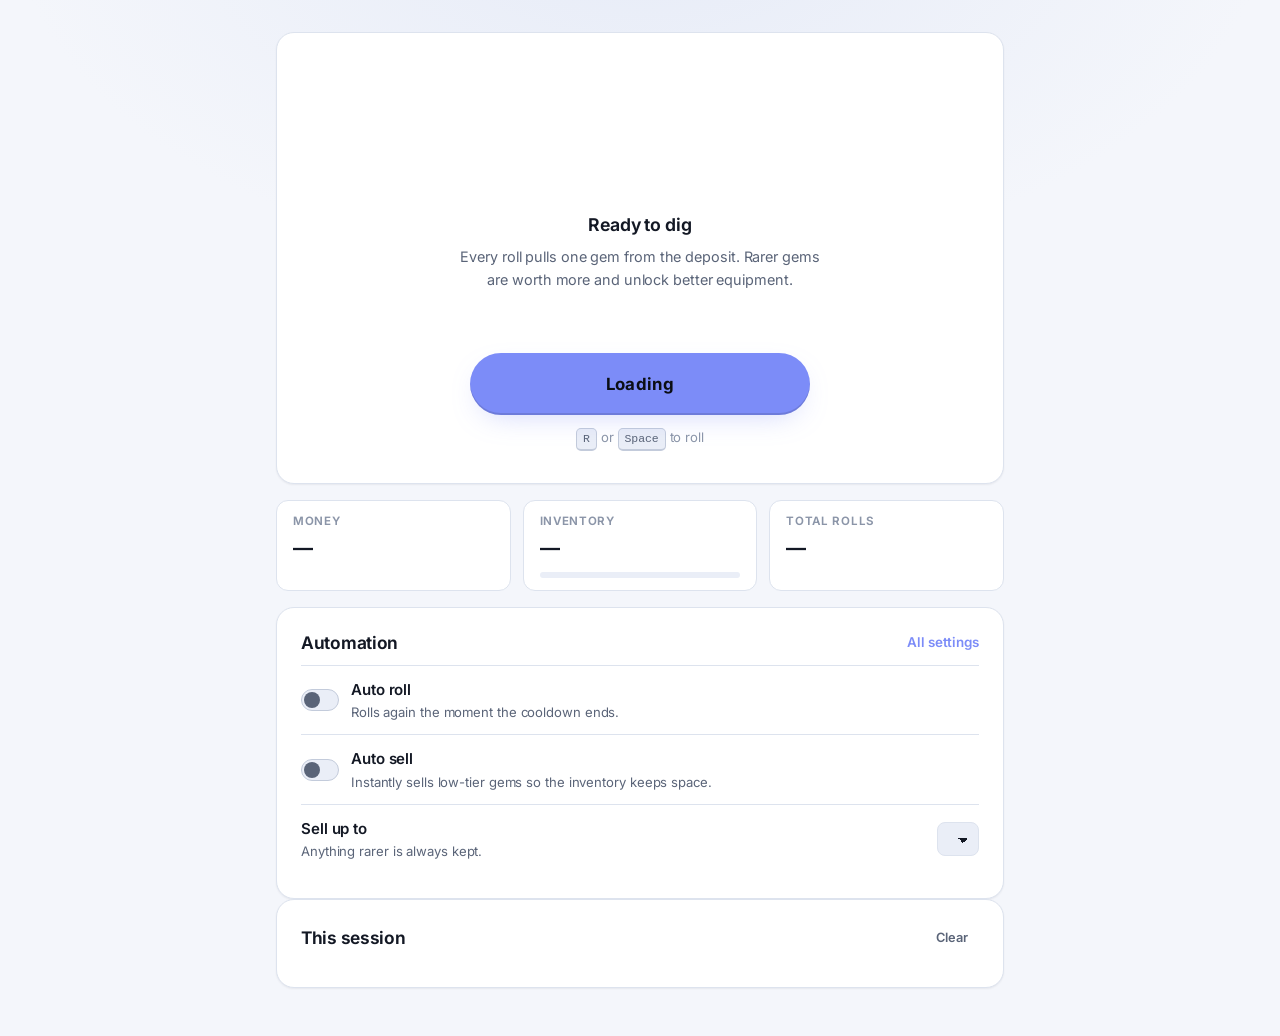
<file: index.html>
<!DOCTYPE html>
<html lang="en">
<head>
  <meta charset="UTF-8">
  <meta name="viewport" content="width=device-width, initial-scale=1.0">
  <meta name="color-scheme" content="dark light">
  <meta name="theme-color" content="#0b0e14">
  <meta name="description" content="Roll for gems, build a collection, craft equipment and chase the rarest specimens in this incremental mining game.">

  <meta property="og:title" content="Gem Incremental">
  <meta property="og:description" content="Roll for gems, craft equipment and chase the rarest specimens.">
  <meta property="og:type" content="website">

  <title>Gem Incremental</title>

  <link rel="icon" type="image/x-icon" href="./src/assets/favicon.ico">
  <link rel="preload" as="font" type="font/woff2"
        href="./src/assets/fonts/inter-latin.woff2" crossorigin>
  <link rel="stylesheet" href="./src/styles/app.css">
  <link rel="stylesheet" href="./style.css">

  <script>
    // Paint the saved theme before first render.
    (function () {
      try {
        var mode = localStorage.getItem("gemIncremental.theme.mode");
        var accent = localStorage.getItem("gemIncremental.theme.accent");

        if (["light", "dark", "neon"].indexOf(mode) >= 0) {
          document.documentElement.setAttribute("data-theme", mode);
        }

        document.documentElement.setAttribute(
          "data-accent",
          accent || "indigo"
        );
      } catch (error) {
        /* localStorage unavailable — defaults apply. */
      }
    })();
  </script>
</head>

<body>
  <main class="app-main app-main--narrow">
    <!-- ================= ROLL STAGE ================= -->

    <section class="stage card" aria-labelledby="stageHeading">
      <h1 class="visually-hidden" id="stageHeading">Roll for gems</h1>

      <div class="stage__display" id="gemStage" aria-live="polite">
        <div class="stage__idle">
          <div class="stage__idle-mark" id="stageIdleMark"></div>
          <p class="stage__idle-title">Ready to dig</p>
          <p class="stage__idle-text">
            Every roll pulls one gem from the deposit. Rarer gems
            are worth more and unlock better equipment.
          </p>
        </div>
      </div>

      <div class="stage__controls">
        <button
          class="roll-button"
          id="rollButton"
          type="button"
          disabled
        >
          <span class="roll-button__fill" id="rollButtonFill"></span>
          <span class="roll-button__label" id="rollButtonLabel">
            Loading
          </span>
        </button>

        <p class="stage__hint" id="rollHint">
          <kbd>R</kbd> or <kbd>Space</kbd> to roll
        </p>
      </div>
    </section>


    <!-- ================= SUMMARY ================= -->

    <section class="stat-row" id="statRow" aria-label="Player summary">
      <div class="stat">
        <span class="stat__label">Money</span>
        <span class="stat__value" id="statMoney">—</span>
      </div>

      <div class="stat">
        <span class="stat__label">Inventory</span>
        <span class="stat__value" id="statInventory">—</span>
        <div class="meter" style="margin-top:8px">
          <div class="meter__fill" id="inventoryMeter" style="width:0%"></div>
        </div>
      </div>

      <div class="stat">
        <span class="stat__label">Total rolls</span>
        <span class="stat__value" id="statRolls">—</span>
      </div>
    </section>


    <!-- ================= AUTOMATION ================= -->

    <section class="card automation" aria-labelledby="automationHeading">
      <div class="automation__head">
        <h2 id="automationHeading">Automation</h2>
        <a class="automation__link" href="./settings/">All settings</a>
      </div>

      <label class="automation__row switch">
        <input type="checkbox" id="autoRollToggle">
        <span class="switch__track"></span>
        <span class="automation__text">
          <span class="automation__title">Auto roll</span>
          <span class="automation__sub">
            Rolls again the moment the cooldown ends.
          </span>
        </span>
      </label>

      <label class="automation__row switch">
        <input type="checkbox" id="autoSellToggle">
        <span class="switch__track"></span>
        <span class="automation__text">
          <span class="automation__title">Auto sell</span>
          <span class="automation__sub">
            Instantly sells low-tier gems so the inventory keeps space.
          </span>
        </span>
      </label>

      <div class="automation__row automation__row--select" id="autoSellTierRow">
        <label class="automation__text" for="autoSellTier">
          <span class="automation__title">Sell up to</span>
          <span class="automation__sub">
            Anything rarer is always kept.
          </span>
        </label>

        <select class="select" id="autoSellTier"></select>
      </div>
    </section>


    <!-- ================= HISTORY ================= -->

    <section class="card" aria-labelledby="historyHeading">
      <div class="automation__head">
        <h2 id="historyHeading">This session</h2>
        <button class="btn btn--ghost btn--sm" id="clearHistory" type="button">
          Clear
        </button>
      </div>

      <div id="historyList" class="history"></div>
    </section>
  </main>

  <script type="module" src="./main.js"></script>
</body>
</html>
</file>
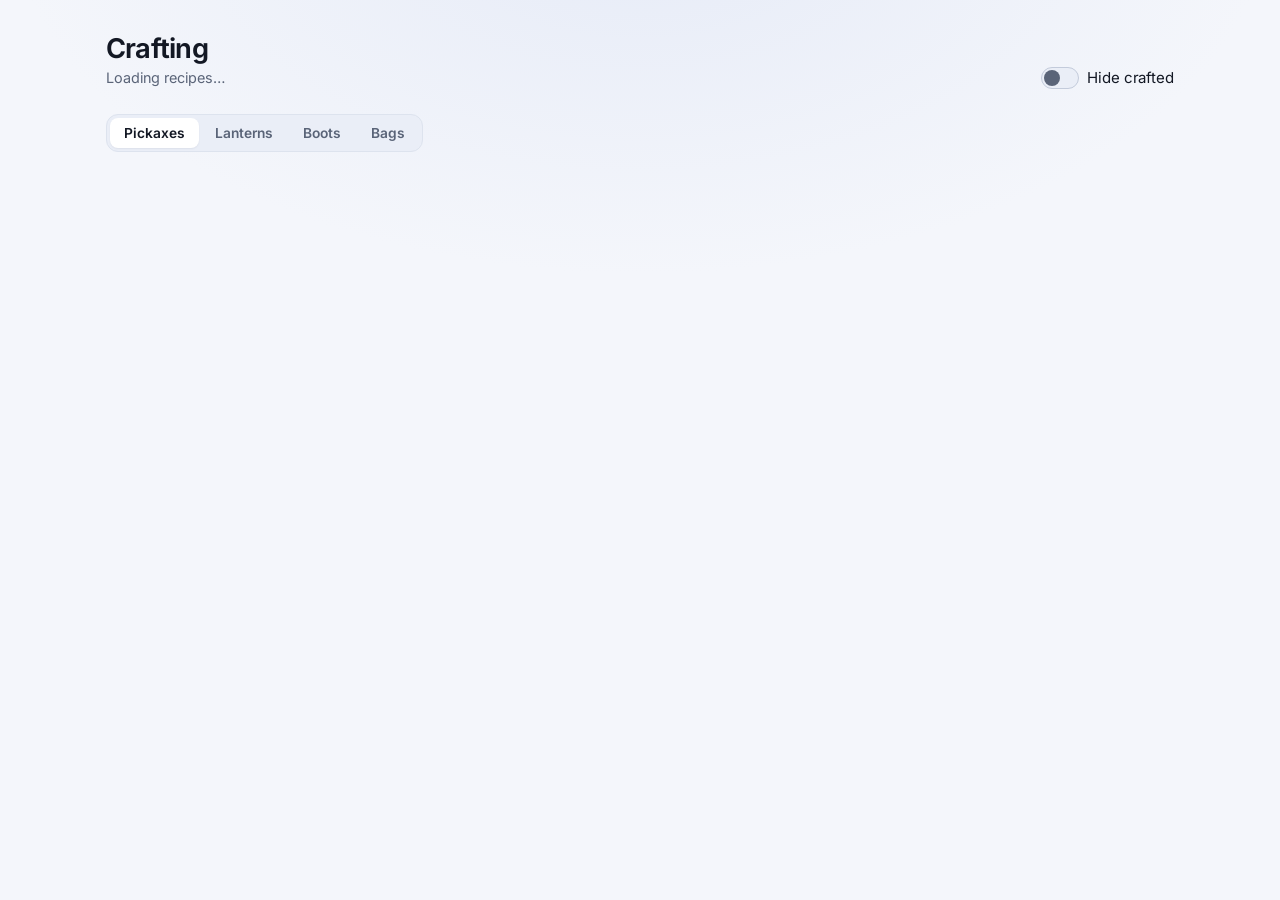
<file: crafting/index.html>
<!DOCTYPE html>
<html lang="en">
<head>
  <meta charset="UTF-8">
  <meta name="viewport" content="width=device-width, initial-scale=1.0">
  <meta name="color-scheme" content="dark light">
  <meta name="theme-color" content="#0b0e14">
  <meta name="description" content="Craft pickaxes, lanterns, boots and bags to improve your rolls.">

  <title>Crafting · Gem Incremental</title>

  <link rel="icon" type="image/x-icon" href="../src/assets/favicon.ico">
  <link rel="preload" as="font" type="font/woff2"
        href="../src/assets/fonts/inter-latin.woff2" crossorigin>
  <link rel="stylesheet" href="../src/styles/app.css">
  <link rel="stylesheet" href="./crafting.css">

  <script>
    (function () {
      try {
        var mode = localStorage.getItem("gemIncremental.theme.mode");
        var accent = localStorage.getItem("gemIncremental.theme.accent");

        if (["light", "dark", "neon"].indexOf(mode) >= 0) {
          document.documentElement.setAttribute("data-theme", mode);
        }

        document.documentElement.setAttribute(
          "data-accent",
          accent || "indigo"
        );
      } catch (error) {
        /* localStorage unavailable — defaults apply. */
      }
    })();
  </script>
</head>

<body>
  <main class="app-main">
    <div class="page-head">
      <div class="page-head__title">
        <h1>Crafting</h1>
        <p class="page-head__sub" id="craftingSubtitle">Loading recipes…</p>
      </div>

      <div class="row">
        <label class="switch" title="Only show recipes you have not crafted yet">
          <input type="checkbox" id="hideOwned">
          <span class="switch__track"></span>
          <span>Hide crafted</span>
        </label>
      </div>
    </div>


    <!-- ================= AUTO CRAFT BANNER ================= -->

    <div id="autoCraftBanner" class="auto-banner hidden">
      <span id="autoCraftIcon" class="auto-banner__icon"></span>

      <div class="auto-banner__text">
        <strong>Auto Craft:</strong>
        <span id="autoCraftName">None</span>
        <span class="auto-banner__sub">
          Matching gems are deposited the moment you roll them.
        </span>
      </div>

      <button class="btn btn--sm" id="autoCraftClear" type="button">
        Turn off
      </button>
    </div>


    <!-- ================= CATEGORY TABS ================= -->

    <div class="segmented crafting-tabs" role="tablist" aria-label="Equipment type">
      <button class="segmented__item" role="tab" type="button" aria-selected="true" data-category="pickaxe">
        Pickaxes
      </button>

      <button class="segmented__item" role="tab" type="button" aria-selected="false" data-category="lantern">
        Lanterns
      </button>

      <button class="segmented__item" role="tab" type="button" aria-selected="false" data-category="boots">
        Boots
      </button>

      <button class="segmented__item" role="tab" type="button" aria-selected="false" data-category="bag">
        Bags
      </button>
    </div>


    <div id="recipeList" class="recipe-list"></div>
  </main>

  <script type="module" src="./crafting.js"></script>
</body>
</html>
</file>
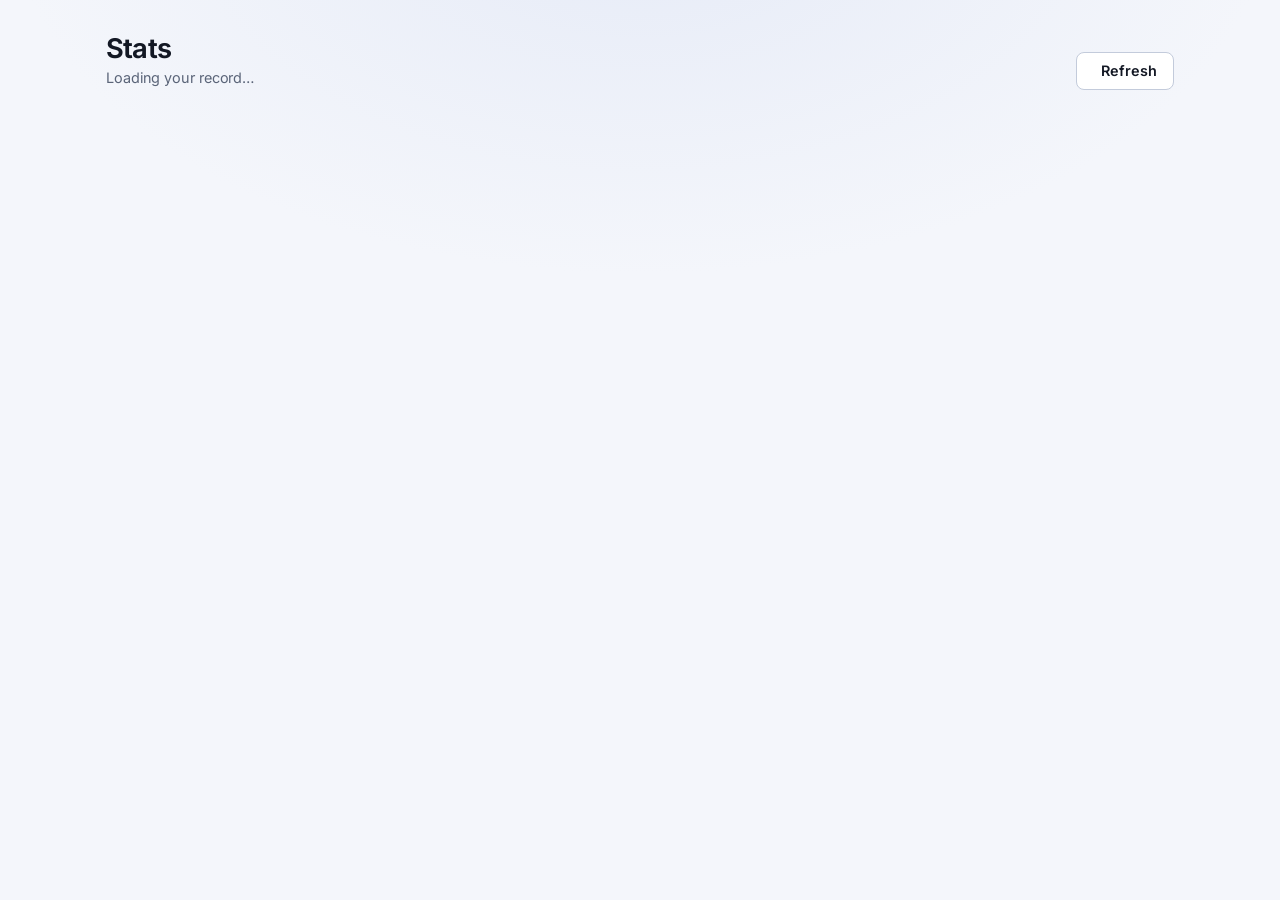
<file: debug/index.html>
<!DOCTYPE html>
<html lang="en">
<head>
  <meta charset="UTF-8">
  <meta name="viewport" content="width=device-width, initial-scale=1.0">
  <meta name="color-scheme" content="dark light">
  <meta name="theme-color" content="#0b0e14">
  <meta name="description" content="Your bonuses, lifetime records and account details.">

  <title>Stats · Gem Incremental</title>

  <link rel="icon" type="image/x-icon" href="../src/assets/favicon.ico">
  <link rel="preload" as="font" type="font/woff2"
        href="../src/assets/fonts/inter-latin.woff2" crossorigin>
  <link rel="stylesheet" href="../src/styles/app.css">
  <link rel="stylesheet" href="./debug.css">

  <script>
    (function () {
      try {
        var mode = localStorage.getItem("gemIncremental.theme.mode");
        var accent = localStorage.getItem("gemIncremental.theme.accent");

        if (["light", "dark", "neon"].indexOf(mode) >= 0) {
          document.documentElement.setAttribute("data-theme", mode);
        }

        document.documentElement.setAttribute(
          "data-accent",
          accent || "indigo"
        );
      } catch (error) {
        /* localStorage unavailable — defaults apply. */
      }
    })();
  </script>
</head>

<body>
  <main class="app-main">
    <div class="page-head">
      <div class="page-head__title">
        <h1>Stats</h1>
        <p class="page-head__sub" id="statsSubtitle">Loading your record…</p>
      </div>

      <button class="btn" id="refreshButton" type="button">
        <span id="refreshIcon"></span>
        Refresh
      </button>
    </div>

    <div id="statsContent" class="stats-grid"></div>
  </main>

  <script type="module" src="./debug.js"></script>
</body>
</html>
</file>
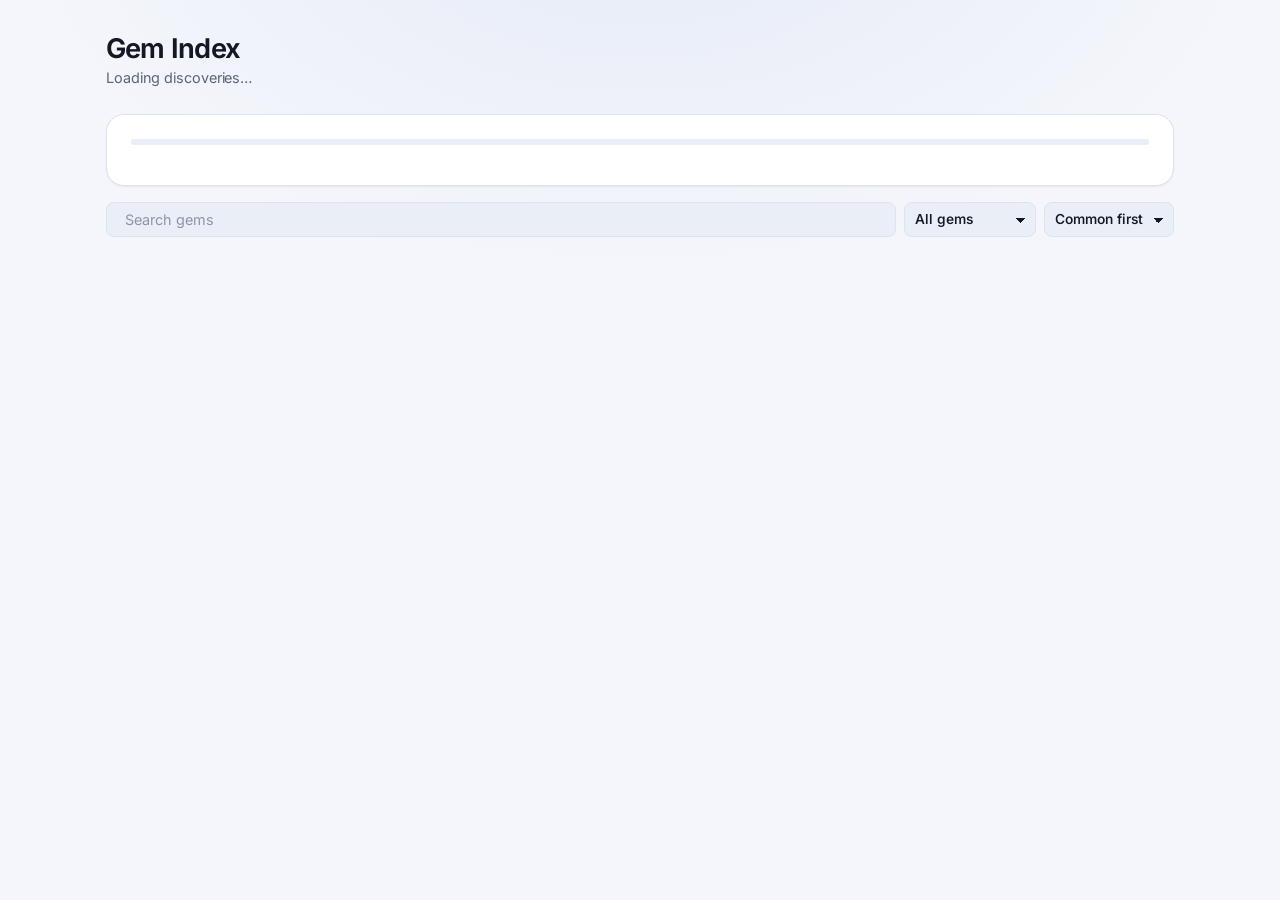
<file: gem-index/index.html>
<!DOCTYPE html>
<html lang="en">
<head>
  <meta charset="UTF-8">
  <meta name="viewport" content="width=device-width, initial-scale=1.0">
  <meta name="color-scheme" content="dark light">
  <meta name="theme-color" content="#0b0e14">
  <meta name="description" content="Every gem in the deposit, with your discovery records.">

  <title>Gem Index · Gem Incremental</title>

  <link rel="icon" type="image/x-icon" href="../src/assets/favicon.ico">
  <link rel="preload" as="font" type="font/woff2"
        href="../src/assets/fonts/inter-latin.woff2" crossorigin>
  <link rel="stylesheet" href="../src/styles/app.css">
  <link rel="stylesheet" href="./index.css">

  <script>
    (function () {
      try {
        var mode = localStorage.getItem("gemIncremental.theme.mode");
        var accent = localStorage.getItem("gemIncremental.theme.accent");

        if (["light", "dark", "neon"].indexOf(mode) >= 0) {
          document.documentElement.setAttribute("data-theme", mode);
        }

        document.documentElement.setAttribute(
          "data-accent",
          accent || "indigo"
        );
      } catch (error) {
        /* localStorage unavailable — defaults apply. */
      }
    })();
  </script>
</head>

<body>
  <main class="app-main">
    <div class="page-head">
      <div class="page-head__title">
        <h1>Gem Index</h1>
        <p class="page-head__sub" id="discoveryCount">Loading discoveries…</p>
      </div>
    </div>

    <div class="card discovery">
      <div class="discovery__bar">
        <div class="meter">
          <div class="meter__fill meter__fill--positive" id="discoveryMeter" style="width:0%"></div>
        </div>
      </div>

      <div class="discovery__tiers" id="tierBreakdown"></div>
    </div>

    <div class="index-filters">
      <label class="field index-search">
        <span id="searchIcon"></span>
        <input
          type="search"
          id="gemSearch"
          placeholder="Search gems"
          aria-label="Search the gem index"
        >
      </label>

      <select class="select" id="gemFilter" aria-label="Filter gems">
        <option value="all">All gems</option>
        <option value="discovered">Discovered</option>
        <option value="undiscovered">Not found yet</option>
      </select>

      <select class="select" id="gemSort" aria-label="Sort gems">
        <option value="rarity">Common first</option>
        <option value="rarity-desc">Rarest first</option>
        <option value="name">Name</option>
        <option value="found">Most found</option>
      </select>
    </div>

    <div id="gemList" class="grid grid--cards"></div>
  </main>

  <script type="module" src="./index.js"></script>
</body>
</html>
</file>
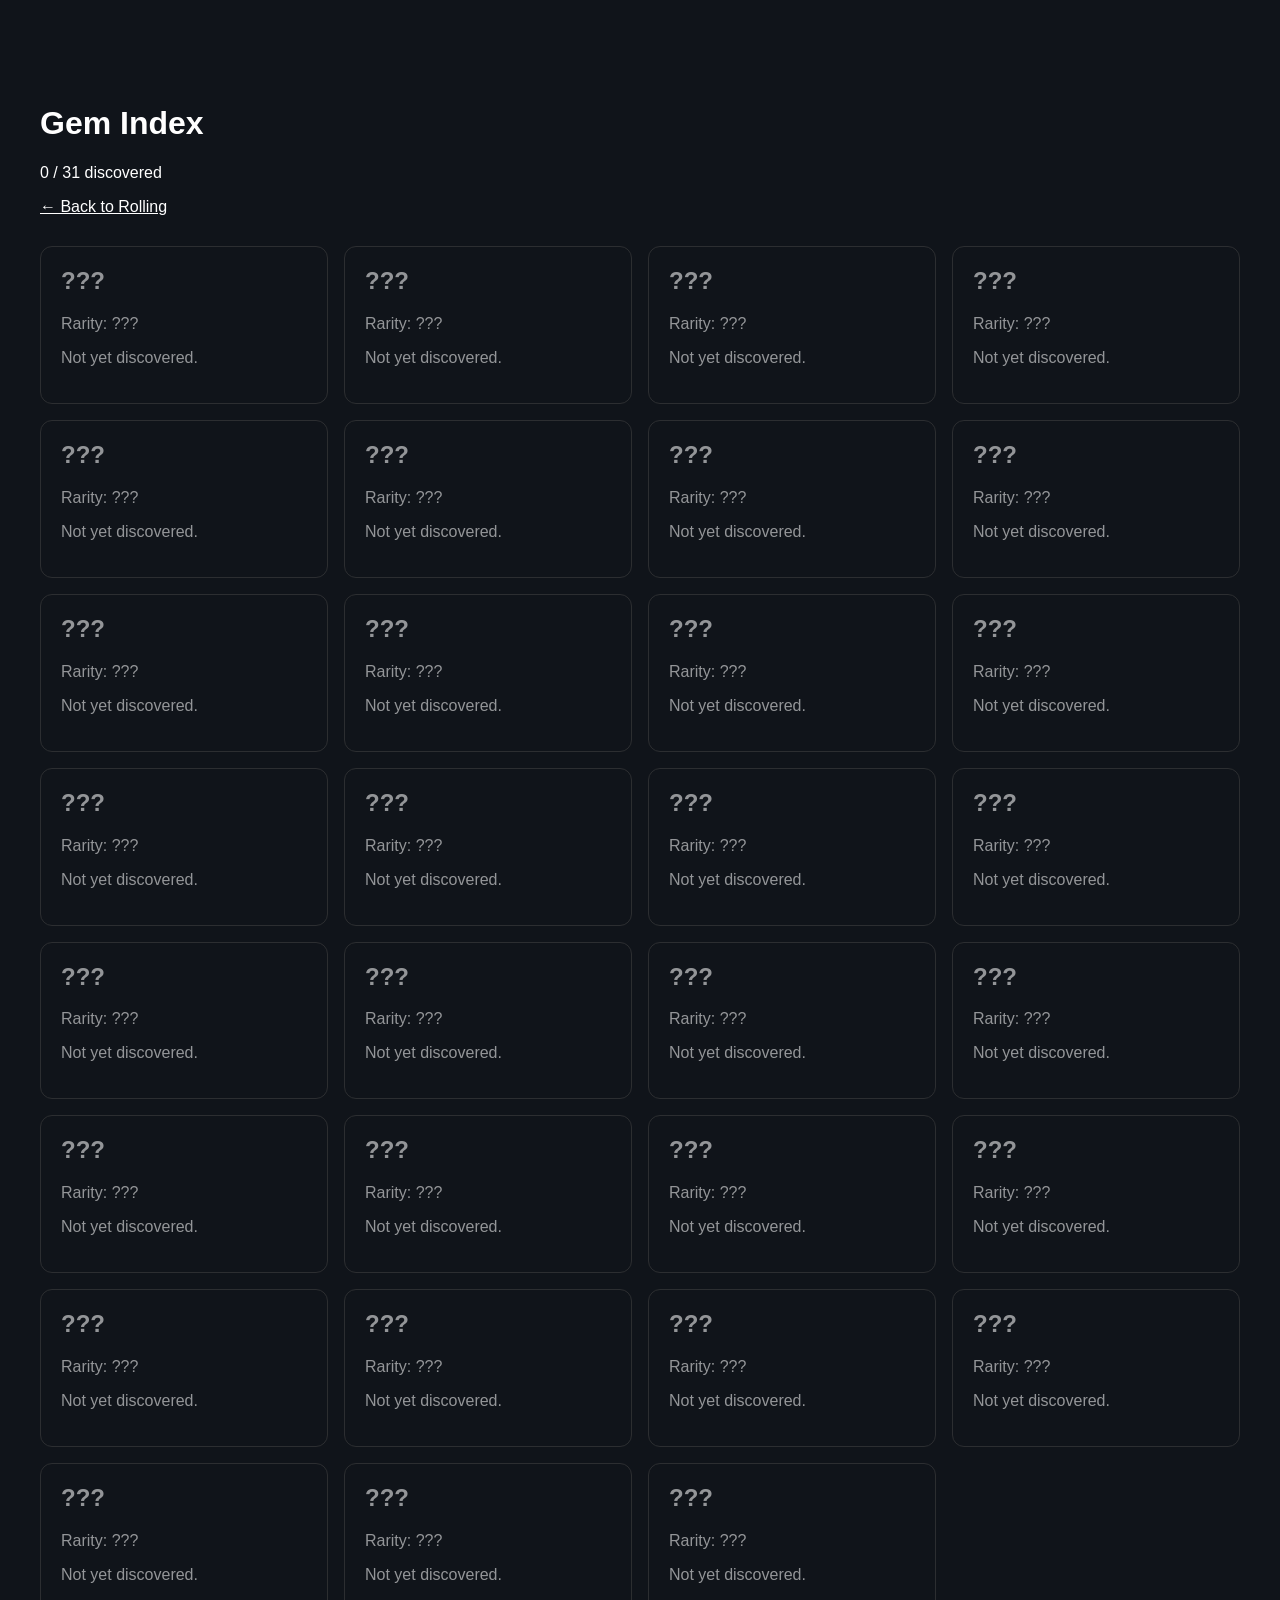
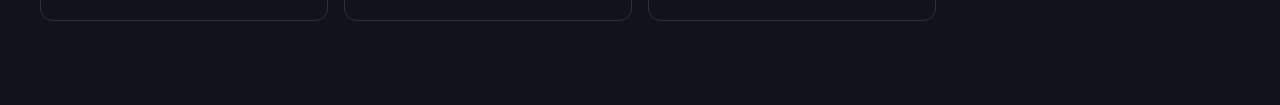
<file: index/index.html>
<!DOCTYPE html>
<html lang="en">
<head>
  <meta charset="UTF-8">

  <meta
    name="viewport"
    content="width=device-width, initial-scale=1.0"
  >

  <title>
    Gem Index - Gem Incremental
  </title>

  <link
    rel="stylesheet"
    href="/index/index.css"
  >
</head>

<body>
  <main class="index-page">
    <h1>Gem Index</h1>

    <p id="discoveryCount">
      0 / 31 discovered
    </p>

    <a href="/">
      ← Back to Rolling
    </a>

    <div
      id="gemList"
      class="gem-list"
    ></div>
  </main>

  <script
    type="module"
    src="/index/index.js"
  ></script>
</body>
</html>
</file>
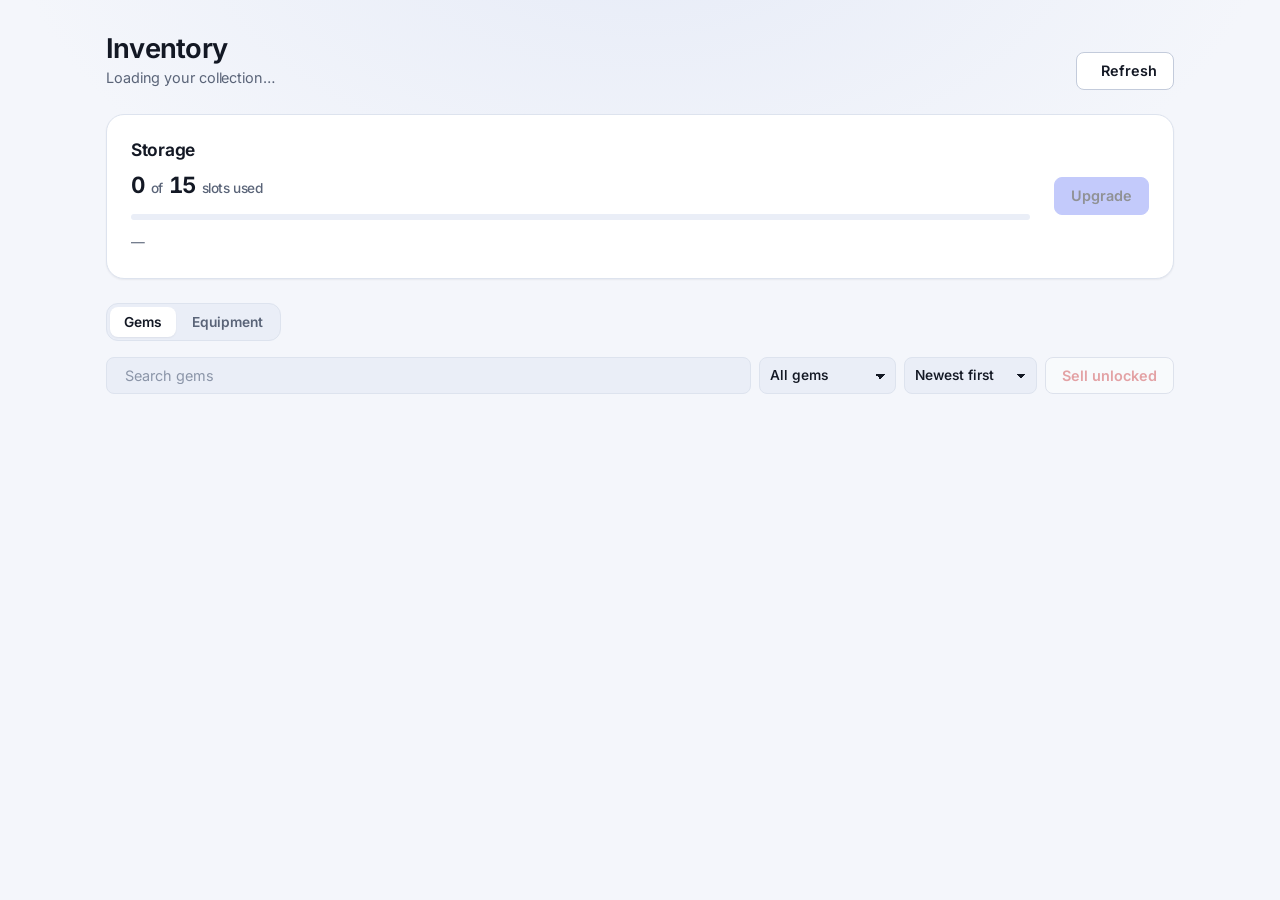
<file: inventory/index.html>
<!DOCTYPE html>
<html lang="en">
<head>
  <meta charset="UTF-8">
  <meta name="viewport" content="width=device-width, initial-scale=1.0">
  <meta name="color-scheme" content="dark light">
  <meta name="theme-color" content="#0b0e14">
  <meta name="description" content="Your gem collection and crafted equipment.">

  <title>Inventory · Gem Incremental</title>

  <link rel="icon" type="image/x-icon" href="../src/assets/favicon.ico">
  <link rel="preload" as="font" type="font/woff2"
        href="../src/assets/fonts/inter-latin.woff2" crossorigin>
  <link rel="stylesheet" href="../src/styles/app.css">
  <link rel="stylesheet" href="./inventory.css">

  <script>
    (function () {
      try {
        var mode = localStorage.getItem("gemIncremental.theme.mode");
        var accent = localStorage.getItem("gemIncremental.theme.accent");

        if (["light", "dark", "neon"].indexOf(mode) >= 0) {
          document.documentElement.setAttribute("data-theme", mode);
        }

        document.documentElement.setAttribute(
          "data-accent",
          accent || "indigo"
        );
      } catch (error) {
        /* localStorage unavailable — defaults apply. */
      }
    })();
  </script>
</head>

<body>
  <main class="app-main">
    <div class="page-head">
      <div class="page-head__title">
        <h1>Inventory</h1>
        <p class="page-head__sub" id="inventorySubtitle">Loading your collection…</p>
      </div>

      <div class="row">
        <button class="btn" id="refreshButton" type="button">
          <span id="refreshIcon"></span>
          Refresh
        </button>
      </div>
    </div>


    <!-- ================= CAPACITY ================= -->

    <section class="card capacity" aria-labelledby="capacityHeading">
      <div class="capacity__info">
        <h2 id="capacityHeading">Storage</h2>

        <p class="capacity__count">
          <span id="capacityUsed">0</span>
          <span class="capacity__of">of</span>
          <span id="capacityTotal">15</span>
          <span class="capacity__of">slots used</span>
        </p>

        <div class="meter">
          <div class="meter__fill" id="capacityMeter" style="width:0%"></div>
        </div>

        <p class="capacity__next" id="capacityUpgradeInfo">—</p>
      </div>

      <button class="btn btn--primary" id="capacityUpgradeButton" type="button" disabled>
        Upgrade
      </button>
    </section>


    <!-- ================= TABS ================= -->

    <div class="inventory-toolbar">
      <div class="segmented" role="tablist" aria-label="Inventory sections">
        <button
          class="segmented__item"
          id="gemsTab"
          role="tab"
          type="button"
          aria-selected="true"
          aria-controls="gemsSection"
        >
          Gems
        </button>

        <button
          class="segmented__item"
          id="equipmentTab"
          role="tab"
          type="button"
          aria-selected="false"
          aria-controls="equipmentSection"
        >
          Equipment
        </button>
      </div>
    </div>


    <!-- ================= GEMS ================= -->

    <section id="gemsSection" role="tabpanel" aria-labelledby="gemsTab">
      <div class="inventory-filters">
        <label class="field gem-search">
          <span id="searchIcon"></span>
          <input
            type="search"
            id="gemSearch"
            placeholder="Search gems"
            aria-label="Search gems by name"
          >
        </label>

        <select class="select" id="gemFilter" aria-label="Filter gems">
          <option value="all">All gems</option>
          <option value="unlocked">Unlocked only</option>
          <option value="locked">Locked only</option>
        </select>

        <select class="select" id="gemSort" aria-label="Sort gems">
          <option value="newest">Newest first</option>
          <option value="oldest">Oldest first</option>
          <option value="value">Highest value</option>
          <option value="rarity">Rarest first</option>
          <option value="weight">Heaviest first</option>
        </select>

        <button class="btn btn--danger" id="sellAllButton" type="button" disabled>
          Sell unlocked
        </button>
      </div>

      <div id="inventoryList" class="grid grid--cards"></div>
    </section>


    <!-- ================= EQUIPMENT ================= -->

    <section id="equipmentSection" class="hidden" role="tabpanel" aria-labelledby="equipmentTab">
      <div id="equipmentList" class="grid grid--wide"></div>
    </section>
  </main>

  <script type="module" src="./inventory.js"></script>
</body>
</html>
</file>
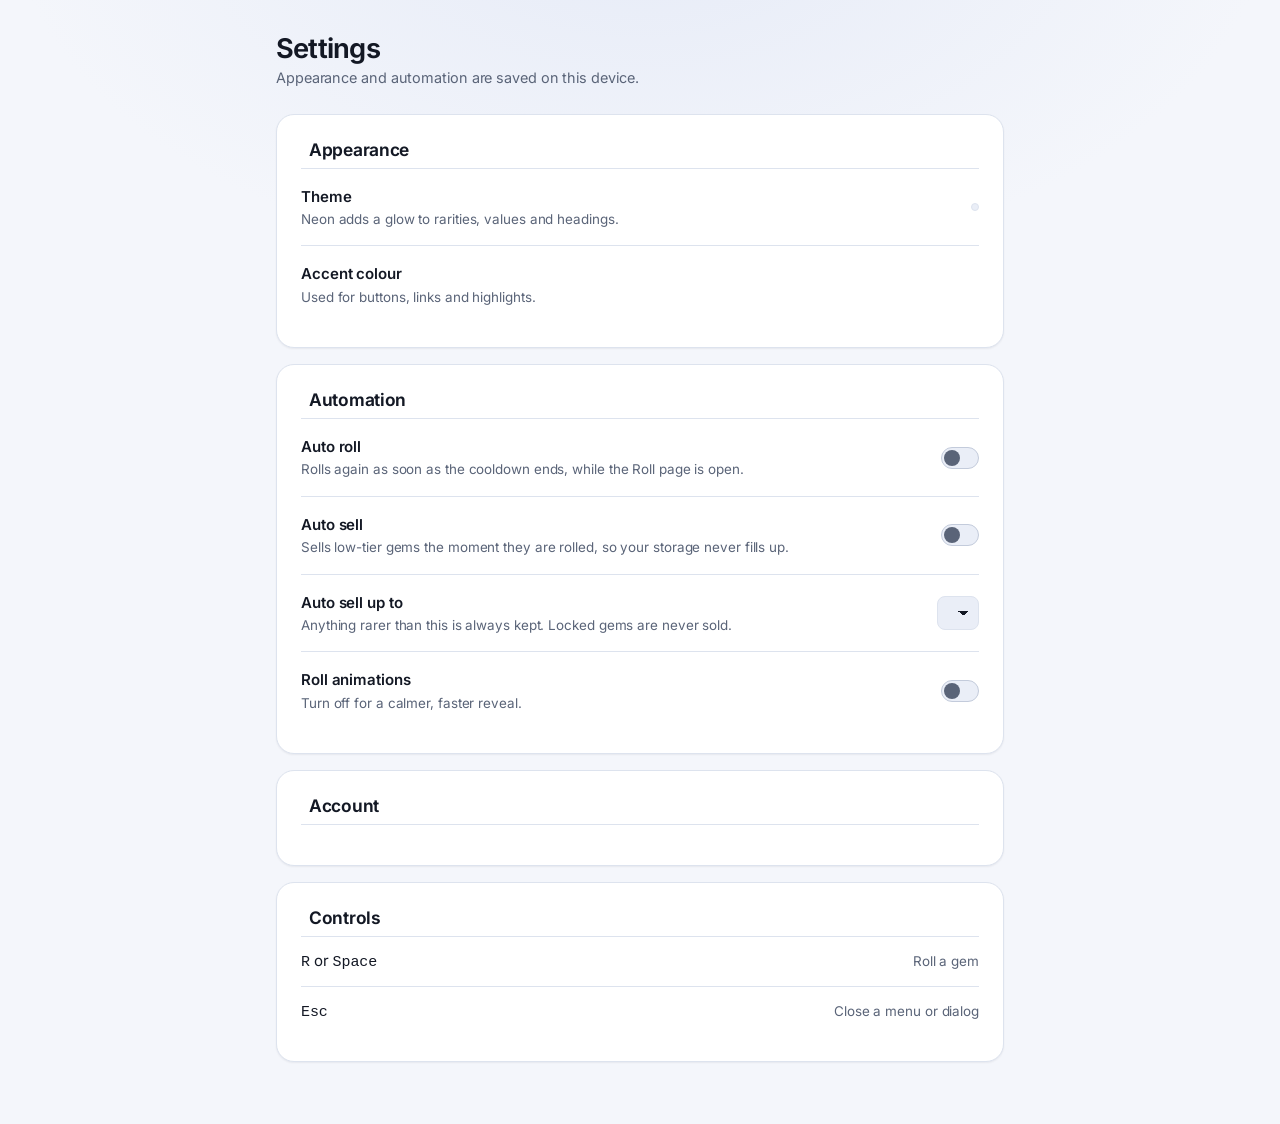
<file: settings/index.html>
<!DOCTYPE html>
<html lang="en">
<head>
  <meta charset="UTF-8">
  <meta name="viewport" content="width=device-width, initial-scale=1.0">
  <meta name="color-scheme" content="dark light">
  <meta name="theme-color" content="#0b0e14">
  <meta name="description" content="Appearance, automation and account settings.">

  <title>Settings · Gem Incremental</title>

  <link rel="icon" type="image/x-icon" href="../src/assets/favicon.ico">
  <link rel="preload" as="font" type="font/woff2"
        href="../src/assets/fonts/inter-latin.woff2" crossorigin>
  <link rel="stylesheet" href="../src/styles/app.css">
  <link rel="stylesheet" href="./settings.css">

  <script>
    (function () {
      try {
        var mode = localStorage.getItem("gemIncremental.theme.mode");
        var accent = localStorage.getItem("gemIncremental.theme.accent");

        if (["light", "dark", "neon"].indexOf(mode) >= 0) {
          document.documentElement.setAttribute("data-theme", mode);
        }

        document.documentElement.setAttribute(
          "data-accent",
          accent || "indigo"
        );
      } catch (error) {
        /* localStorage unavailable — defaults apply. */
      }
    })();
  </script>
</head>

<body>
  <main class="app-main app-main--narrow">
    <div class="page-head">
      <div class="page-head__title">
        <h1>Settings</h1>
        <p class="page-head__sub">
          Appearance and automation are saved on this device.
        </p>
      </div>
    </div>


    <!-- ================= APPEARANCE ================= -->

    <section class="card setting-group" aria-labelledby="appearanceHeading">
      <div class="setting-group__head">
        <span id="appearanceIcon"></span>
        <h2 id="appearanceHeading">Appearance</h2>
      </div>

      <div class="setting">
        <div class="setting__text">
          <span class="setting__title">Theme</span>
          <span class="setting__sub">
            Neon adds a glow to rarities, values and headings.
          </span>
        </div>

        <div class="segmented" id="modePicker" role="radiogroup" aria-label="Theme"></div>
      </div>

      <div class="setting">
        <div class="setting__text">
          <span class="setting__title">Accent colour</span>
          <span class="setting__sub">Used for buttons, links and highlights.</span>
        </div>

        <div class="swatches" id="accentPicker" role="radiogroup" aria-label="Accent colour"></div>
      </div>
    </section>


    <!-- ================= AUTOMATION ================= -->

    <section class="card setting-group" aria-labelledby="automationHeading">
      <div class="setting-group__head">
        <span id="automationIcon"></span>
        <h2 id="automationHeading">Automation</h2>
      </div>

      <label class="setting switch">
        <span class="setting__text">
          <span class="setting__title">Auto roll</span>
          <span class="setting__sub">
            Rolls again as soon as the cooldown ends, while the
            Roll page is open.
          </span>
        </span>

        <span class="setting__control">
          <input type="checkbox" id="autoRollToggle">
          <span class="switch__track"></span>
        </span>
      </label>

      <label class="setting switch">
        <span class="setting__text">
          <span class="setting__title">Auto sell</span>
          <span class="setting__sub">
            Sells low-tier gems the moment they are rolled, so your
            storage never fills up.
          </span>
        </span>

        <span class="setting__control">
          <input type="checkbox" id="autoSellToggle">
          <span class="switch__track"></span>
        </span>
      </label>

      <div class="setting" id="autoSellTierRow">
        <div class="setting__text">
          <label class="setting__title" for="autoSellTier">Auto sell up to</label>
          <span class="setting__sub">
            Anything rarer than this is always kept. Locked gems are
            never sold.
          </span>
        </div>

        <select class="select" id="autoSellTier"></select>
      </div>

      <label class="setting switch">
        <span class="setting__text">
          <span class="setting__title">Roll animations</span>
          <span class="setting__sub">
            Turn off for a calmer, faster reveal.
          </span>
        </span>

        <span class="setting__control">
          <input type="checkbox" id="animationsToggle">
          <span class="switch__track"></span>
        </span>
      </label>
    </section>


    <!-- ================= ACCOUNT ================= -->

    <section class="card setting-group" aria-labelledby="accountHeading">
      <div class="setting-group__head">
        <span id="accountIcon"></span>
        <h2 id="accountHeading">Account</h2>
      </div>

      <div class="account-panel" id="accountPanel"></div>
    </section>


    <!-- ================= ABOUT ================= -->

    <section class="card setting-group" aria-labelledby="aboutHeading">
      <div class="setting-group__head">
        <span id="aboutIcon"></span>
        <h2 id="aboutHeading">Controls</h2>
      </div>

      <div class="shortcuts">
        <div class="shortcut">
          <span><kbd>R</kbd> or <kbd>Space</kbd></span>
          <span class="setting__sub">Roll a gem</span>
        </div>

        <div class="shortcut">
          <span><kbd>Esc</kbd></span>
          <span class="setting__sub">Close a menu or dialog</span>
        </div>
      </div>
    </section>
  </main>

  <script type="module" src="./settings.js"></script>
</body>
</html>
</file>
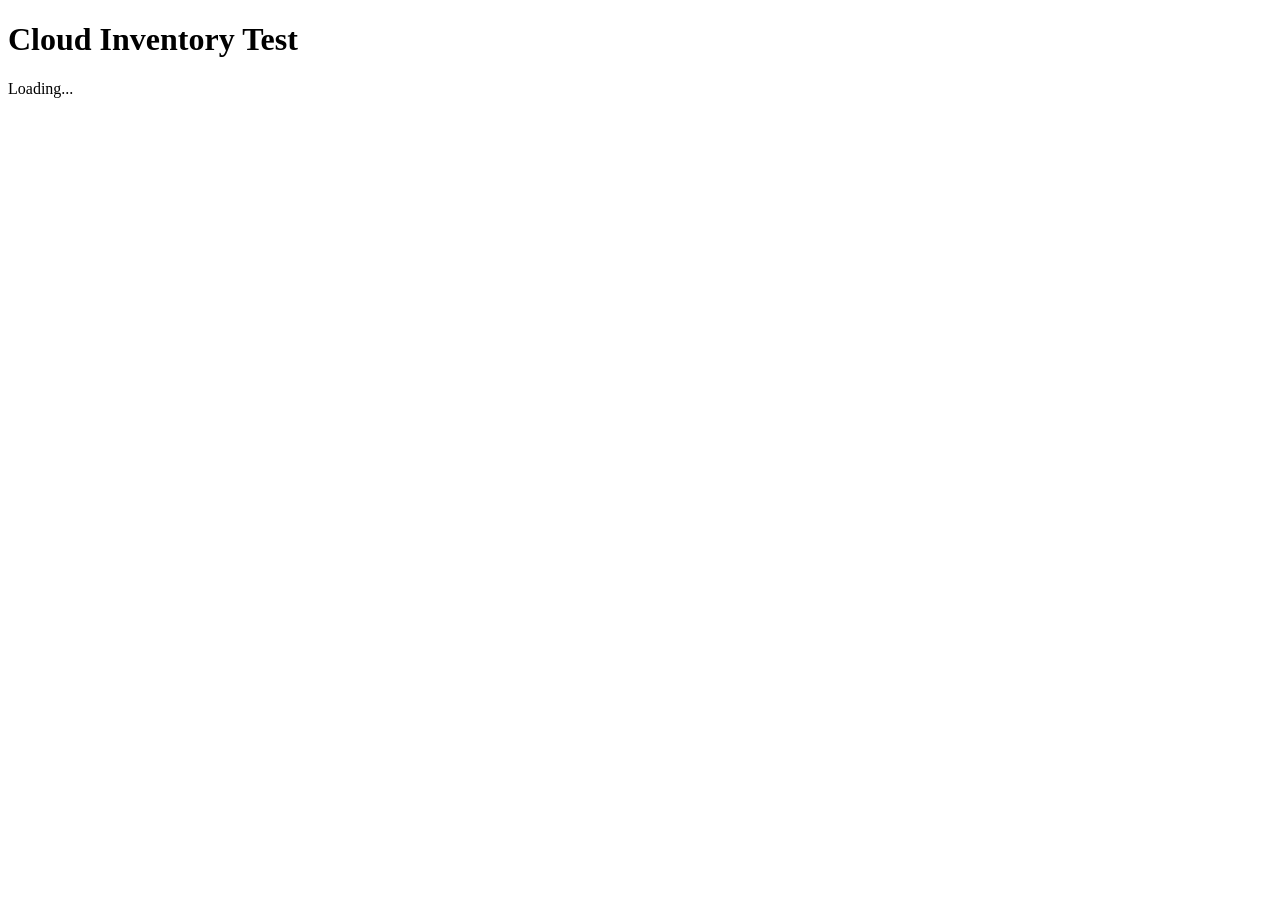
<file: tests/cloud-inventory-test.html>
<!DOCTYPE html>

<html lang="en">
<head>
  <meta charset="UTF-8">

  <title>
    Cloud Inventory Test
  </title>
</head>

<body>
  <h1>Cloud Inventory Test</h1>

  <p id="status">
    Loading...
  </p>

  <div id="inventory"></div>

  <script
    type="module"
    src="./cloud-inventory-test.js"
  ></script>
</body>
</html>
</file>
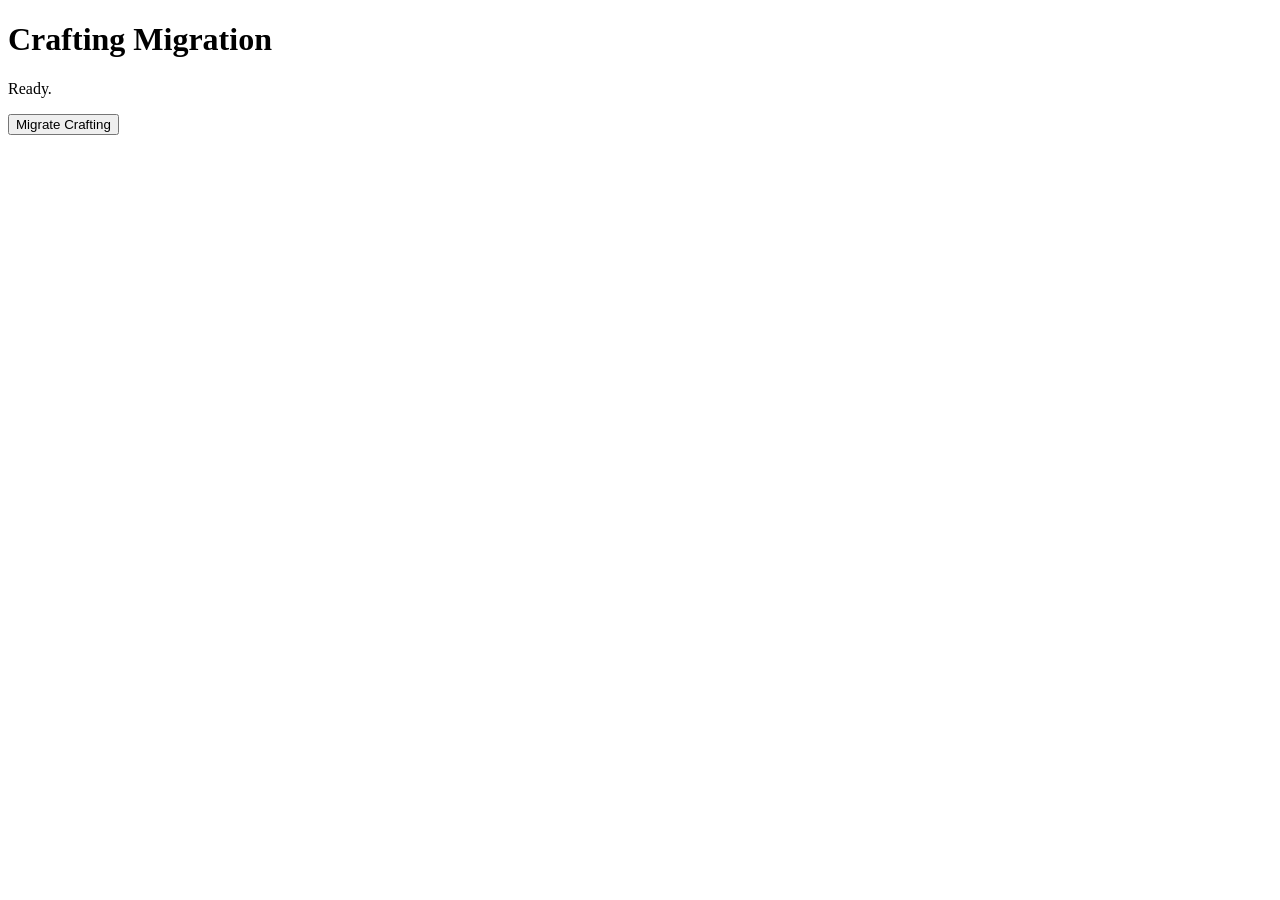
<file: tests/crafting-migration.html>
<!DOCTYPE html>

<html lang="en">
<head>
  <meta charset="UTF-8">

  <title>
    Crafting Migration
  </title>
</head>

<body>
  <h1>Crafting Migration</h1>

  <p id="status">
    Ready.
  </p>

  <button id="migrateButton">
    Migrate Crafting
  </button>

  <script
    type="module"
    src="./crafting-migration.js"
  ></script>
</body>
</html>
</file>
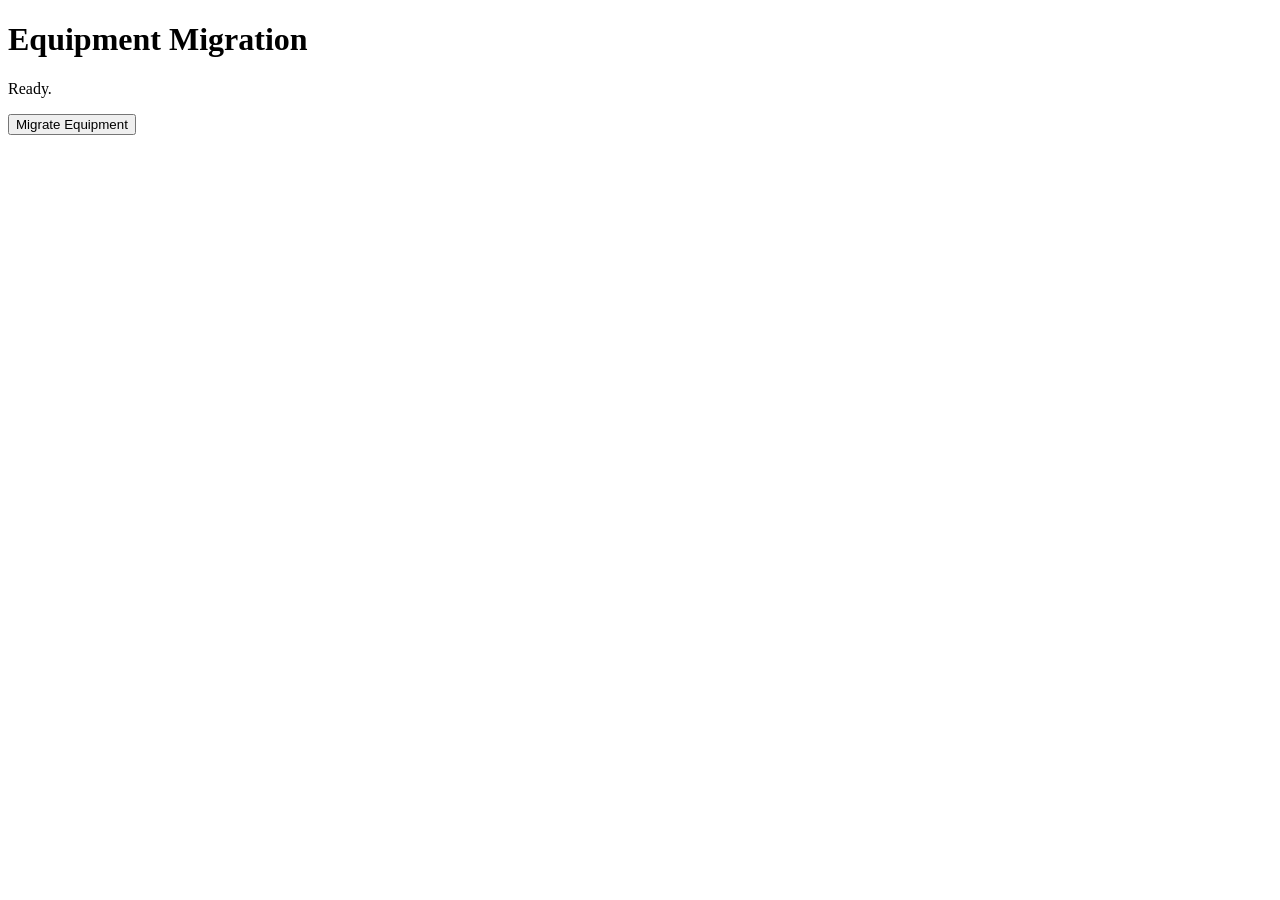
<file: tests/equipment-migration.html>
<!DOCTYPE html>

<html lang="en">
<head>
  <meta charset="UTF-8">

  <title>
    Equipment Migration
  </title>
</head>

<body>
  <h1>Equipment Migration</h1>

  <p id="status">
    Ready.
  </p>

  <button id="migrateButton">
    Migrate Equipment
  </button>

  <script
    type="module"
    src="./equipment-migration.js"
  ></script>
</body>
</html>
</file>
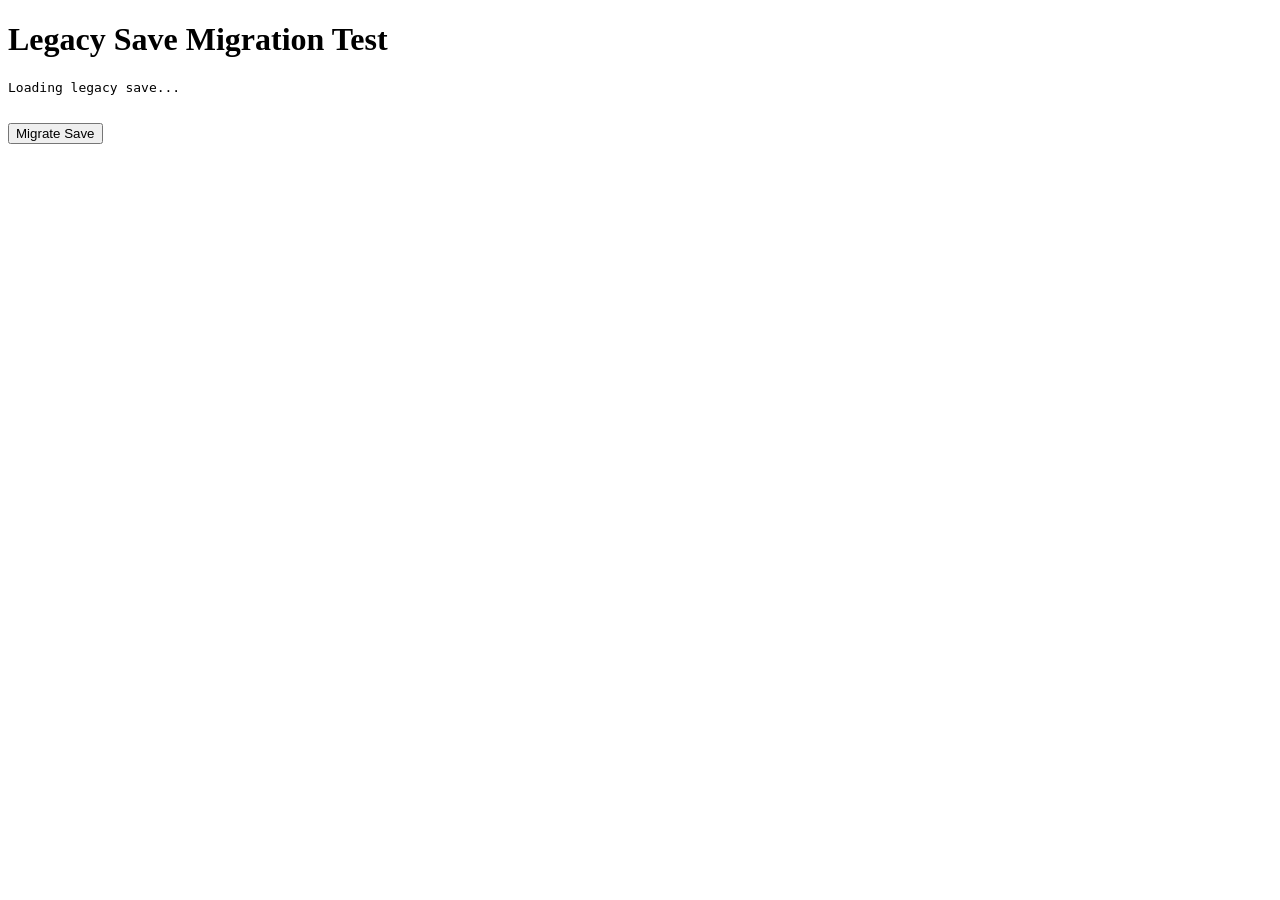
<file: tests/migrate-save.html>
<!DOCTYPE html>
<html lang="en">

<head>
  <meta charset="UTF-8">
  <title>Legacy Save Migration Test</title>
</head>

<body>
  <h1>
    Legacy Save Migration Test
  </h1>

  <pre id="preview">
Loading legacy save...
  </pre>

  <button id="migrateButton">
    Migrate Save
  </button>

  <pre id="result"></pre>

  <script
    type="module"
    src="./migrate-save.js"
  ></script>
</body>

</html>
</file>
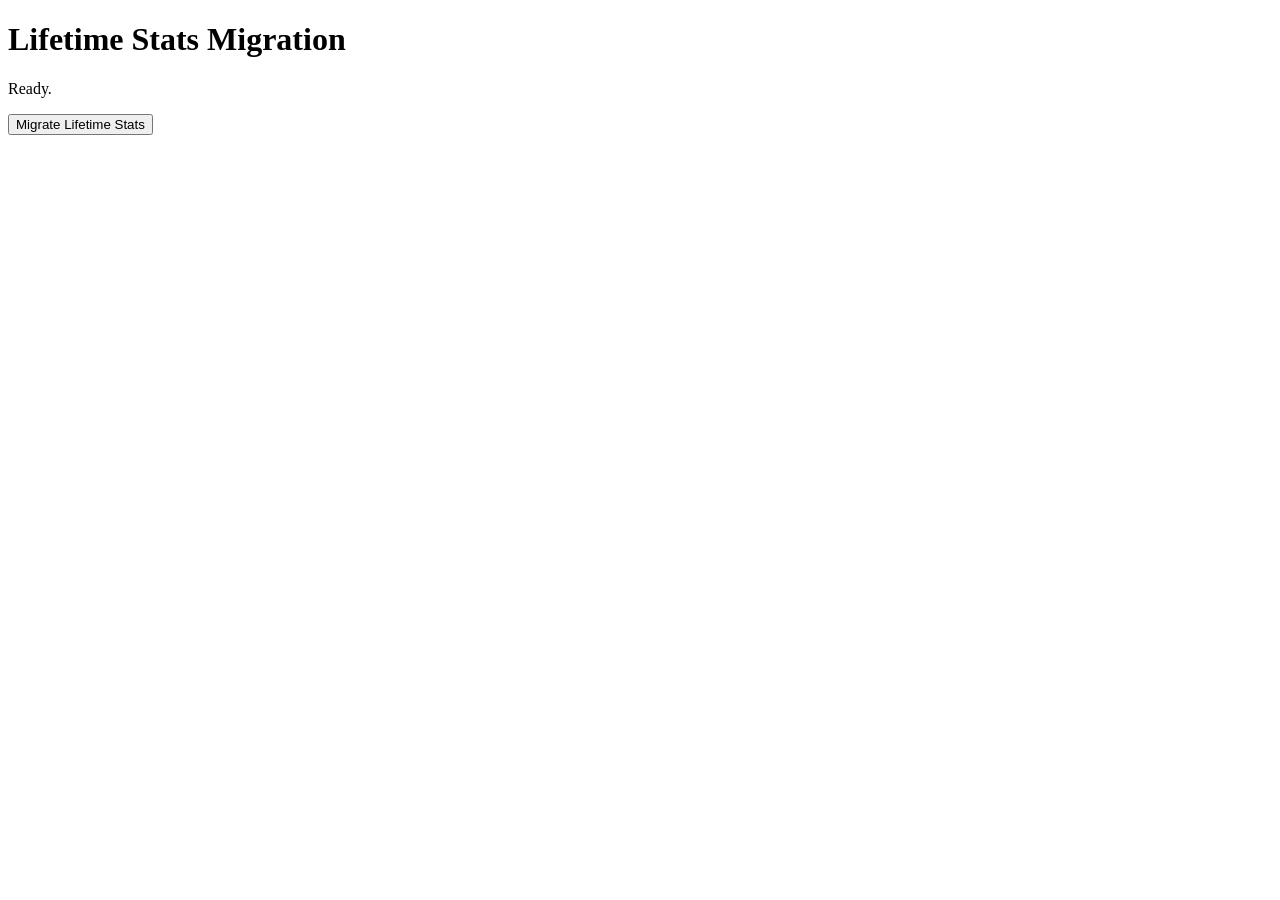
<file: tests/migrate-stats.html>
<!DOCTYPE html>
<html lang="en">

<head>
  <meta charset="UTF-8">

  <title>
    Lifetime Stats Migration
  </title>
</head>

<body>
  <h1>
    Lifetime Stats Migration
  </h1>

  <p id="status">
    Ready.
  </p>

  <button id="migrateButton">
    Migrate Lifetime Stats
  </button>

  <script
    type="module"
    src="./migrate-stats.js"
  ></script>
</body>

</html>
</file>
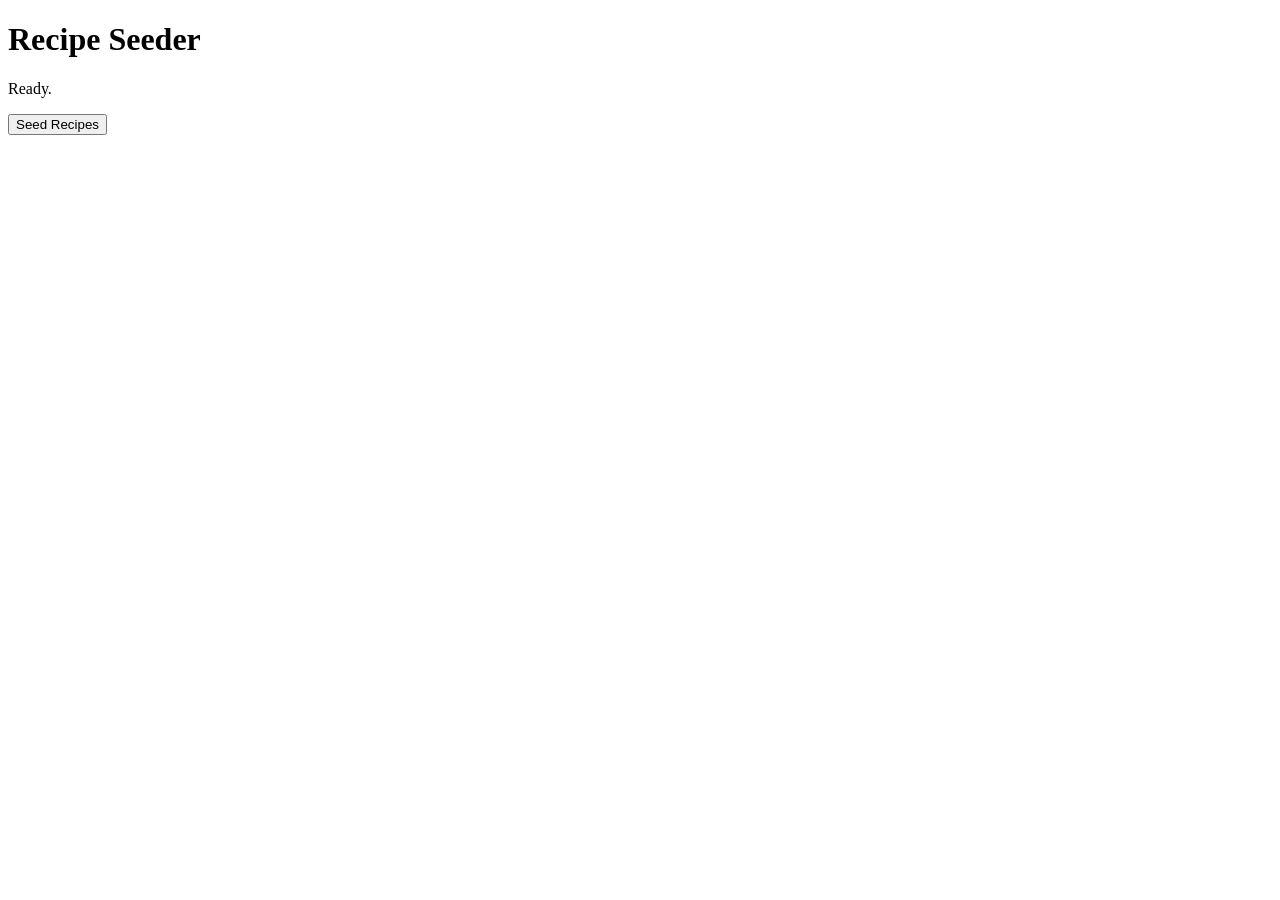
<file: tests/seed-recipes.html>
<!DOCTYPE html>

<html lang="en">
<head>
  <meta charset="UTF-8">

  <title>
    Recipe Seeder
  </title>
</head>

<body>
  <h1>Recipe Seeder</h1>

  <p id="status">
    Ready.
  </p>

  <button id="seedButton">
    Seed Recipes
  </button>

  <script
    type="module"
    src="./seed-recipes.js"
  ></script>
</body>
</html>
</file>
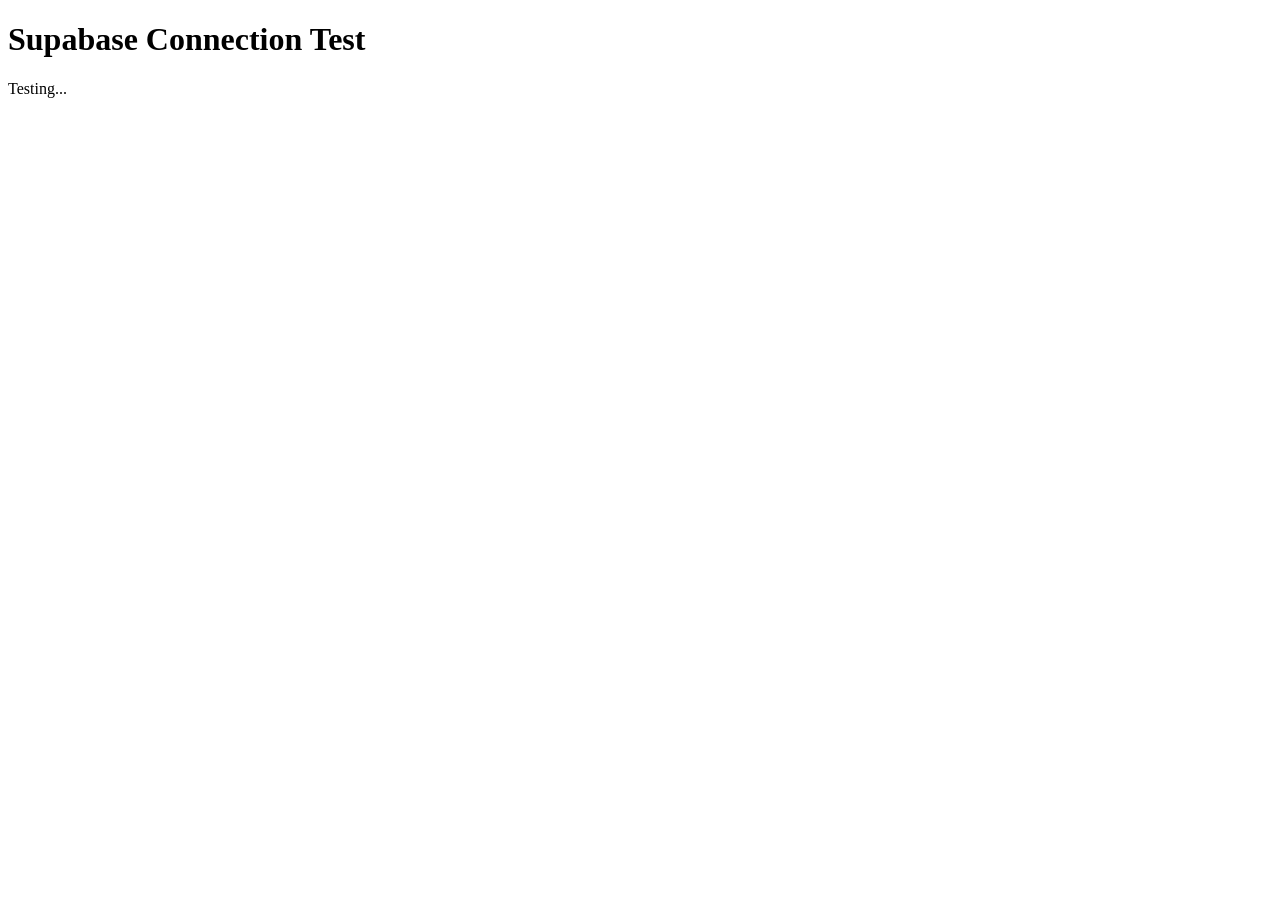
<file: tests/supabase-test.html>
<!DOCTYPE html>
<html lang="en">
<head>
  <meta charset="UTF-8">
  <title>Supabase Test</title>
</head>

<body>
  <h1>Supabase Connection Test</h1>

  <p id="status">
    Testing...
  </p>

  <script
    type="module"
    src="./supabase-test.js"
  ></script>
</body>
</html>
</file>
<file: src/styles/app.css>
/* =========================================================
   GEM INCREMENTAL — SHARED APPLICATION STYLES

   Loaded by every page. Page specific rules live in the
   stylesheet next to that page.
   ========================================================= */


/* =========================================================
   0. TYPEFACE

   Inter, self-hosted so the game makes no third-party request
   and keeps working offline. One variable file covers every
   weight, which is what lets the interface use real 550/650
   weights instead of snapping to 400/700.

   The two subsets are split by unicode-range: latin-ext is only
   fetched if a player's text actually needs it.
   ========================================================= */

@font-face {
  font-family: "Inter";
  font-style: normal;
  font-weight: 100 900;
  font-display: swap;
  src: url("../assets/fonts/inter-latin.woff2") format("woff2");
  unicode-range:
    U+0000-00FF, U+0131, U+0152-0153, U+02BB-02BC, U+02C6, U+02DA,
    U+02DC, U+0304, U+0308, U+0329, U+2000-206F, U+20AC, U+2122,
    U+2191, U+2193, U+2212, U+2215, U+FEFF, U+FFFD;
}

@font-face {
  font-family: "Inter";
  font-style: normal;
  font-weight: 100 900;
  font-display: swap;
  src: url("../assets/fonts/inter-latin-ext.woff2") format("woff2");
  unicode-range:
    U+0100-02BA, U+02BD-02C5, U+02C7-02CC, U+02CE-02D7, U+02DD-02FF,
    U+0304, U+0308, U+0329, U+1D00-1DBF, U+1E00-1E9F, U+1EF2-1EFF,
    U+2020, U+20A0-20AB, U+20AD-20C0, U+2113, U+2C60-2C7F, U+A720-A7FF;
}


/* =========================================================
   1. DESIGN TOKENS

   Dark is the base palette. Light is applied either by an
   explicit data-theme="light" or by the system preference
   when the player has not chosen a mode.
   ========================================================= */

:root {
  color-scheme: dark;

  --bg: #0b0e14;
  --bg-glow: #151b2b;
  --surface: #12172080;
  --surface-solid: #121720;
  --surface-raised: #171d29;
  --surface-hover: #1c2331;
  --surface-sunken: #0d1119;

  --border: #242c3b;
  --border-strong: #323c50;

  --text: #e8ecf4;
  --text-muted: #9aa5ba;
  --text-faint: #6b7689;

  --positive: #45c78a;
  --negative: #ef6b6b;
  --warning: #e5a94a;

  --shadow-sm: 0 1px 2px rgb(0 0 0 / 0.4);
  --shadow-md: 0 6px 20px -6px rgb(0 0 0 / 0.55);
  --shadow-lg: 0 24px 60px -20px rgb(0 0 0 / 0.7);

  --overlay: rgb(4 6 10 / 0.72);

  --radius-sm: 8px;
  --radius: 12px;
  --radius-lg: 18px;
  --radius-pill: 999px;

  --space-1: 4px;
  --space-2: 8px;
  --space-3: 12px;
  --space-4: 16px;
  --space-5: 24px;
  --space-6: 32px;
  --space-7: 48px;

  --font: "Inter", -apple-system, BlinkMacSystemFont, "Segoe UI",
    Roboto, "Helvetica Neue", Arial, sans-serif;

  --font-mono: "SF Mono", "JetBrains Mono", "Cascadia Mono",
    Consolas, "Liberation Mono", monospace;

  --nav-height: 60px;

  /* Rarity scale — tuned so the accent never collides with it. */
  --rarity-common: #94a3b8;
  --rarity-uncommon: #4ade80;
  --rarity-rare: #60a5fa;
  --rarity-epic: #c084fc;
  --rarity-legendary: #fbbf24;
  --rarity-mythic: #fb7185;

  /* Accent — overridden per data-accent below. */
  --accent: #7c8cf8;
  --accent-strong: #6675f0;
  --accent-soft: #7c8cf82e;
  --accent-text: #0b0e14;
  --accent-ring: #7c8cf866;
}


:root[data-accent="emerald"] {
  --accent: #34d399;
  --accent-strong: #10b981;
  --accent-soft: #34d3992e;
  --accent-text: #04120c;
  --accent-ring: #34d39966;
}

:root[data-accent="amber"] {
  --accent: #f5b23f;
  --accent-strong: #e09b21;
  --accent-soft: #f5b23f2e;
  --accent-text: #1a1204;
  --accent-ring: #f5b23f66;
}

:root[data-accent="rose"] {
  --accent: #f472a0;
  --accent-strong: #ec5f92;
  --accent-soft: #f472a02e;
  --accent-text: #1c0710;
  --accent-ring: #f472a066;
}

:root[data-accent="cyan"] {
  --accent: #38bdf8;
  --accent-strong: #0ea5e9;
  --accent-soft: #38bdf82e;
  --accent-text: #04141c;
  --accent-ring: #38bdf866;
}


/* ---------- Light palette ---------- */

:root[data-theme="light"] {
  color-scheme: light;

  --bg: #f4f6fb;
  --bg-glow: #e6ebf7;
  --surface: #ffffffcc;
  --surface-solid: #ffffff;
  --surface-raised: #ffffff;
  --surface-hover: #f0f3fa;
  --surface-sunken: #eaeef7;

  --border: #dde3ee;
  --border-strong: #c3cbdb;

  --text: #131824;
  --text-muted: #5a6478;
  --text-faint: #8b95a8;

  --positive: #12855b;
  --negative: #cf3d3d;
  --warning: #a9700c;

  --shadow-sm: 0 1px 2px rgb(19 24 36 / 0.06);
  --shadow-md: 0 6px 20px -8px rgb(19 24 36 / 0.18);
  --shadow-lg: 0 24px 60px -22px rgb(19 24 36 / 0.28);

  --overlay: rgb(23 28 40 / 0.4);

  --rarity-common: #64748b;
  --rarity-uncommon: #12925c;
  --rarity-rare: #2563eb;
  --rarity-epic: #8b3fd4;
  --rarity-legendary: #b47209;
  --rarity-mythic: #d4356b;
}

/* Only "System" leaves data-theme unset, so this must not
   reach an explicitly chosen dark or neon theme. */
@media (prefers-color-scheme: light) {
  :root:not([data-theme]) {
    color-scheme: light;

    --bg: #f4f6fb;
    --bg-glow: #e6ebf7;
    --surface: #ffffffcc;
    --surface-solid: #ffffff;
    --surface-raised: #ffffff;
    --surface-hover: #f0f3fa;
    --surface-sunken: #eaeef7;

    --border: #dde3ee;
    --border-strong: #c3cbdb;

    --text: #131824;
    --text-muted: #5a6478;
    --text-faint: #8b95a8;

    --positive: #12855b;
    --negative: #cf3d3d;
    --warning: #a9700c;

    --shadow-sm: 0 1px 2px rgb(19 24 36 / 0.06);
    --shadow-md: 0 6px 20px -8px rgb(19 24 36 / 0.18);
    --shadow-lg: 0 24px 60px -22px rgb(19 24 36 / 0.28);

    --overlay: rgb(23 28 40 / 0.4);

    --rarity-common: #64748b;
    --rarity-uncommon: #12925c;
    --rarity-rare: #2563eb;
    --rarity-epic: #8b3fd4;
    --rarity-legendary: #b47209;
    --rarity-mythic: #d4356b;
  }
}


/* ---------- Neon palette ----------

   A darker, higher-contrast dark mode with a glow on the
   things worth looking at: headings, rarities, values and the
   roll button. Body copy stays flat so the page still reads.
   -------------------------------------------------------- */

:root[data-theme="neon"] {
  color-scheme: dark;

  --bg: #04060c;
  --bg-glow: #0a1428;
  --surface: #080d18cc;
  --surface-solid: #080d18;
  --surface-raised: #0d1526;
  --surface-hover: #121c31;
  --surface-sunken: #060a13;

  --border: #16223c;
  --border-strong: #26395f;

  --text: #d9e4ff;
  --text-muted: #7f90b8;
  --text-faint: #56668c;

  --positive: #2bf5a0;
  --negative: #ff5f7e;
  --warning: #ffc957;

  --shadow-sm: 0 1px 2px rgb(0 0 0 / 0.6);
  --shadow-md: 0 6px 24px -6px rgb(0 0 0 / 0.8);
  --shadow-lg: 0 24px 60px -20px rgb(0 0 0 / 0.9);

  --overlay: rgb(2 4 8 / 0.8);

  --rarity-common: #8ea2c8;
  --rarity-uncommon: #2bf5a0;
  --rarity-rare: #4dc4ff;
  --rarity-epic: #c07bff;
  --rarity-legendary: #ffc93c;
  --rarity-mythic: #ff5f9e;

  --accent: #7d8dff;
  --accent-strong: #6b7bff;
  --accent-soft: #7d8dff26;
  --accent-text: #04060c;
  --accent-ring: #7d8dff80;
}

:root[data-theme="neon"][data-accent="emerald"] {
  --accent: #2bf5a0;
  --accent-strong: #16e08e;
  --accent-soft: #2bf5a026;
  --accent-ring: #2bf5a080;
}

:root[data-theme="neon"][data-accent="amber"] {
  --accent: #ffc93c;
  --accent-strong: #f5b91f;
  --accent-soft: #ffc93c26;
  --accent-ring: #ffc93c80;
}

:root[data-theme="neon"][data-accent="rose"] {
  --accent: #ff5f9e;
  --accent-strong: #f5478c;
  --accent-soft: #ff5f9e26;
  --accent-ring: #ff5f9e80;
}

:root[data-theme="neon"][data-accent="cyan"] {
  --accent: #35e0ff;
  --accent-strong: #16cdf0;
  --accent-soft: #35e0ff26;
  --accent-ring: #35e0ff80;
}


/* Faint circuit grid, so the dark is not just empty. */
:root[data-theme="neon"] body {
  background-image:
    radial-gradient(900px 520px at 50% -10%, var(--bg-glow), transparent 70%),
    linear-gradient(var(--border) 1px, transparent 1px),
    linear-gradient(90deg, var(--border) 1px, transparent 1px);
  background-size: auto, 46px 46px, 46px 46px;
  background-position: center top, center center, center center;
}

:root[data-theme="neon"] body::before {
  content: "";
  position: fixed;
  inset: 0;
  z-index: 0;

  background: radial-gradient(
    ellipse at 50% 0%,
    transparent 40%,
    var(--bg) 100%
  );

  pointer-events: none;
}

:root[data-theme="neon"] .app-main,
:root[data-theme="neon"] .topbar,
:root[data-theme="neon"] .tabbar {
  position: relative;
  z-index: 1;
}


/* ---- Glow, applied only where it carries meaning ---- */

:root[data-theme="neon"] .brand,
:root[data-theme="neon"] h1 {
  text-shadow: 0 0 18px var(--accent-ring);
}

:root[data-theme="neon"] .brand__mark {
  filter: drop-shadow(0 0 8px var(--accent-ring));
}

:root[data-theme="neon"] .nav__link[aria-current="page"],
:root[data-theme="neon"] .tabbar__link[aria-current="page"] {
  text-shadow: 0 0 14px var(--accent-ring);
}

:root[data-theme="neon"] .badge--tier {
  color: var(--tier);
  border: 1px solid color-mix(in srgb, var(--tier) 45%, transparent);
  text-shadow: 0 0 10px color-mix(in srgb, var(--tier) 70%, transparent);
  box-shadow:
    0 0 12px color-mix(in srgb, var(--tier) 22%, transparent),
    inset 0 0 12px color-mix(in srgb, var(--tier) 10%, transparent);
}

:root[data-theme="neon"] .stat__value,
:root[data-theme="neon"] .wallet {
  text-shadow: 0 0 12px var(--accent-ring);
}

:root[data-theme="neon"] .roll-button {
  box-shadow:
    0 0 28px -4px var(--accent-ring),
    0 0 60px -12px var(--accent-ring),
    inset 0 -2px 0 rgb(0 0 0 / 0.25);
}

:root[data-theme="neon"] .gem-reveal__name {
  color: var(--tier, var(--accent));
  text-shadow:
    0 0 10px color-mix(in srgb, var(--tier, var(--accent)) 65%, transparent),
    0 0 34px color-mix(in srgb, var(--tier, var(--accent)) 35%, transparent);
}

:root[data-theme="neon"] .gem-reveal__art {
  filter:
    drop-shadow(0 0 14px color-mix(in srgb, var(--tier, var(--accent)) 70%, transparent))
    drop-shadow(0 0 34px color-mix(in srgb, var(--tier, var(--accent)) 40%, transparent));
}

:root[data-theme="neon"] .gem-card::before,
:root[data-theme="neon"] .index-card::before {
  box-shadow: 0 0 12px 1px var(--tier, var(--accent));
}

:root[data-theme="neon"] .gem-card__val--money,
:root[data-theme="neon"] .recipe-cost__value--ok,
:root[data-theme="neon"] .stats-row__val--positive {
  text-shadow: 0 0 12px color-mix(in srgb, var(--positive) 55%, transparent);
}

/* The sunken surface is nearly black here, so the switch needs
   its own contrast to stay visible when off. */
:root[data-theme="neon"] .switch__track {
  background: #16203a;
  border-color: #33487a;
}

:root[data-theme="neon"] .switch input:checked + .switch__track {
  box-shadow: 0 0 12px var(--accent-ring);
}

:root[data-theme="neon"] .meter__fill {
  box-shadow: 0 0 10px var(--accent-ring);
}

:root[data-theme="neon"] .meter__fill--positive {
  box-shadow: 0 0 10px color-mix(in srgb, var(--positive) 60%, transparent);
}

:root[data-theme="neon"] .recipe-card--ready {
  box-shadow:
    0 0 0 1px color-mix(in srgb, var(--positive) 45%, transparent),
    0 0 26px -8px color-mix(in srgb, var(--positive) 60%, transparent);
}

/* Numbers read as instrument readouts rather than prose. Inter's
   tabular figures do this more cleanly than dropping to a system
   monospace, which would clash with the rest of the interface. */
:root[data-theme="neon"] .stat__value,
:root[data-theme="neon"] .capacity__count,
:root[data-theme="neon"] .gem-fact__value,
:root[data-theme="neon"] .bonus-row__val {
  font-variant-numeric: tabular-nums slashed-zero;
  letter-spacing: 0.01em;
}


/* =========================================================
   2. BASE
   ========================================================= */

*,
*::before,
*::after {
  box-sizing: border-box;
}

html {
  -webkit-text-size-adjust: 100%;
}

body {
  margin: 0;
  min-height: 100vh;

  font-family: var(--font);
  font-size: 15px;
  line-height: 1.55;

  /* Inter is drawn a touch wide for UI sizes; a small negative
     tracking is the vendor's own recommendation. */
  letter-spacing: -0.006em;

  /* Contextual alternates clean up Inter's default ligature
     behaviour in short labels. */
  font-feature-settings: "cv05" 1, "cv08" 1, "calt" 1;

  color: var(--text);
  background-color: var(--bg);
  background-image:
    radial-gradient(
      900px 520px at 50% -10%,
      var(--bg-glow),
      transparent 70%
    );
  background-repeat: no-repeat;
  background-attachment: fixed;

  -webkit-font-smoothing: antialiased;
}

/* Headings tighten progressively as they grow, so the larger
   sizes do not read as loose next to the body text. */
h1,
h2,
h3 {
  margin: 0;
  line-height: 1.22;
  font-weight: 650;
  text-wrap: balance;
}

h1 {
  font-size: 1.7rem;
  letter-spacing: -0.028em;
}

h2 {
  font-size: 1.08rem;
  letter-spacing: -0.017em;
}

h3 {
  font-size: 0.95rem;
  letter-spacing: -0.012em;
}

p {
  margin: 0;
}

a {
  color: var(--accent);
  text-decoration: none;
}

a:hover {
  text-decoration: underline;
}

:focus-visible {
  outline: 2px solid var(--accent);
  outline-offset: 2px;
  border-radius: var(--radius-sm);
}

::selection {
  background: var(--accent-soft);
}

/* Figures that sit in a column, or tick upward, must not shift
   width as their digits change. */
.num,
.stat__value,
.gem-fact__value,
.capacity__count,
.roll-button__label,
.gem-card__val,
.index-card__val,
.stats-row__val,
.bonus-row__val,
.history__value,
.history__meta,
.wallet {
  font-variant-numeric: tabular-nums;
}

.mono {
  font-family: var(--font-mono);
  font-variant-numeric: tabular-nums;
}

.visually-hidden {
  position: absolute;
  width: 1px;
  height: 1px;
  margin: -1px;
  padding: 0;
  overflow: hidden;
  clip: rect(0 0 0 0);
  white-space: nowrap;
  border: 0;
}

.hidden {
  display: none !important;
}


/* =========================================================
   3. APP SHELL
   ========================================================= */

.app-main {
  width: 100%;
  max-width: 1100px;
  margin: 0 auto;
  padding: var(--space-6) var(--space-4) var(--space-7);
}

.app-main--narrow {
  max-width: 760px;
}

.page-head {
  display: flex;
  flex-wrap: wrap;
  align-items: flex-end;
  justify-content: space-between;
  gap: var(--space-4);
  margin-bottom: var(--space-5);
}

.page-head__title {
  display: flex;
  flex-direction: column;
  gap: 2px;
}

.page-head__sub {
  color: var(--text-muted);
  font-size: 0.9rem;
}


/* =========================================================
   4. TOP NAVIGATION
   ========================================================= */

.topbar {
  position: sticky;
  top: 0;
  z-index: 50;

  display: flex;
  align-items: center;
  gap: var(--space-4);

  height: var(--nav-height);
  padding: 0 var(--space-4);

  border-bottom: 1px solid var(--border);
  background: var(--surface);
  backdrop-filter: blur(14px);
  -webkit-backdrop-filter: blur(14px);
}

.topbar__inner {
  display: flex;
  align-items: center;
  gap: var(--space-4);
  width: 100%;
  max-width: 1100px;
  margin: 0 auto;
}

.brand {
  display: inline-flex;
  align-items: center;
  gap: var(--space-2);

  color: var(--text);
  font-weight: 700;
  letter-spacing: -0.02em;
  white-space: nowrap;
}

.brand:hover {
  text-decoration: none;
}

.brand__mark {
  display: grid;
  place-items: center;
  width: 28px;
  height: 28px;
  color: var(--accent);
}

.brand__mark svg {
  width: 22px;
  height: 22px;
}

.nav {
  display: flex;
  align-items: center;
  gap: 2px;
  margin-left: var(--space-2);
}

.nav__link {
  display: inline-flex;
  align-items: center;
  gap: var(--space-2);

  padding: 7px 12px;
  border-radius: var(--radius-sm);

  color: var(--text-muted);
  font-size: 0.9rem;
  font-weight: 550;
  white-space: nowrap;

  transition: background-color 0.15s ease, color 0.15s ease;
}

.nav__link:hover {
  color: var(--text);
  background: var(--surface-hover);
  text-decoration: none;
}

.nav__link[aria-current="page"] {
  color: var(--accent);
  background: var(--accent-soft);
}

.nav__link svg {
  width: 16px;
  height: 16px;
  flex: none;
}

.topbar__spacer {
  flex: 1;
  min-width: 0;
}

.topbar__tools {
  display: flex;
  align-items: center;
  gap: var(--space-2);
  flex: none;
}

/* Between the mobile tab bar and a roomy desktop there is a
   band where the wordmark plus five links plus the tools do not
   fit. Drop the least useful pieces first rather than letting
   the bar push the page sideways. */
@media (max-width: 1080px) {
  .brand span:not(.brand__mark) {
    display: none;
  }
}

@media (max-width: 900px) {
  .nav__link span {
    display: none;
  }

  .nav__link {
    padding: 7px 9px;
  }
}


/* ---------- Wallet pill ---------- */

.wallet {
  display: inline-flex;
  align-items: center;
  gap: 6px;

  padding: 6px 12px;
  border: 1px solid var(--border);
  border-radius: var(--radius-pill);
  background: var(--surface-sunken);

  font-size: 0.9rem;
  font-weight: 650;
  font-variant-numeric: tabular-nums;
  white-space: nowrap;
}

.wallet svg {
  width: 14px;
  height: 14px;
  color: var(--positive);
}

.wallet--loading {
  color: var(--text-faint);
}


/* ---------- Mobile tab bar ---------- */

.tabbar {
  display: none;
}

@media (max-width: 780px) {
  .nav {
    display: none;
  }

  .tabbar {
    position: fixed;
    left: 0;
    right: 0;
    bottom: 0;
    z-index: 50;

    display: flex;
    justify-content: space-around;

    padding: 6px 4px calc(6px + env(safe-area-inset-bottom));

    border-top: 1px solid var(--border);
    background: var(--surface);
    backdrop-filter: blur(14px);
    -webkit-backdrop-filter: blur(14px);
  }

  .tabbar__link {
    display: flex;
    flex: 1;
    flex-direction: column;
    align-items: center;
    gap: 3px;

    padding: 6px 2px;
    border-radius: var(--radius-sm);

    color: var(--text-faint);
    font-size: 0.68rem;
    font-weight: 600;
  }

  .tabbar__link:hover {
    text-decoration: none;
  }

  .tabbar__link[aria-current="page"] {
    color: var(--accent);
  }

  .tabbar__link svg {
    width: 20px;
    height: 20px;
  }

  .app-main {
    padding-bottom: calc(84px + env(safe-area-inset-bottom));
  }
}


/* =========================================================
   5. BUTTONS
   ========================================================= */

.btn {
  display: inline-flex;
  align-items: center;
  justify-content: center;
  gap: var(--space-2);

  padding: 9px 16px;
  border: 1px solid var(--border-strong);
  border-radius: var(--radius-sm);

  font-family: inherit;
  font-size: 0.9rem;
  font-weight: 600;
  line-height: 1.2;
  color: var(--text);
  background: var(--surface-raised);

  cursor: pointer;
  user-select: none;
  white-space: nowrap;

  transition:
    background-color 0.15s ease,
    border-color 0.15s ease,
    transform 0.08s ease,
    opacity 0.15s ease;
}

.btn:hover:not(:disabled) {
  background: var(--surface-hover);
  border-color: var(--accent);
}

.btn:active:not(:disabled) {
  transform: translateY(1px);
}

.btn:disabled {
  opacity: 0.45;
  cursor: not-allowed;
}

.btn svg {
  width: 16px;
  height: 16px;
  flex: none;
}

.btn--primary {
  color: var(--accent-text);
  background: var(--accent);
  border-color: var(--accent);
}

.btn--primary:hover:not(:disabled) {
  background: var(--accent-strong);
  border-color: var(--accent-strong);
}

.btn--ghost {
  background: transparent;
  border-color: transparent;
  color: var(--text-muted);
}

.btn--ghost:hover:not(:disabled) {
  background: var(--surface-hover);
  border-color: transparent;
  color: var(--text);
}

.btn--danger {
  color: var(--negative);
  border-color: var(--border-strong);
}

.btn--danger:hover:not(:disabled) {
  border-color: var(--negative);
  background: color-mix(in srgb, var(--negative) 12%, transparent);
}

.btn--sm {
  padding: 5px 10px;
  font-size: 0.8rem;
}

.btn--block {
  width: 100%;
}

.btn--icon {
  padding: 8px;
  width: 36px;
  height: 36px;
}

a.btn--icon[aria-current="page"] {
  color: var(--accent);
  background: var(--accent-soft);
}

.btn--icon svg {
  width: 18px;
  height: 18px;
}

.btn__spinner {
  width: 14px;
  height: 14px;
  border: 2px solid currentColor;
  border-right-color: transparent;
  border-radius: 50%;
  animation: spin 0.7s linear infinite;
}

@keyframes spin {
  to { transform: rotate(360deg); }
}


/* =========================================================
   6. SURFACES
   ========================================================= */

.card {
  padding: var(--space-5);
  border: 1px solid var(--border);
  border-radius: var(--radius-lg);
  background: var(--surface-solid);
  box-shadow: var(--shadow-sm);
}

.card--flush {
  padding: 0;
  overflow: hidden;
}

.panel {
  padding: var(--space-4);
  border: 1px solid var(--border);
  border-radius: var(--radius);
  background: var(--surface-sunken);
}

.grid {
  display: grid;
  gap: var(--space-4);
}

.grid--cards {
  grid-template-columns: repeat(auto-fill, minmax(230px, 1fr));
}

.grid--wide {
  grid-template-columns: repeat(auto-fill, minmax(300px, 1fr));
}

.stack {
  display: flex;
  flex-direction: column;
  gap: var(--space-4);
}

.row {
  display: flex;
  flex-wrap: wrap;
  align-items: center;
  gap: var(--space-3);
}


/* ---------- Stat tiles ---------- */

.stat-row {
  display: grid;
  grid-template-columns: repeat(auto-fit, minmax(130px, 1fr));
  gap: var(--space-3);
}

.stat {
  padding: var(--space-3) var(--space-4);
  border: 1px solid var(--border);
  border-radius: var(--radius);
  background: var(--surface-solid);
}

.stat__label {
  display: block;
  font-size: 0.72rem;
  font-weight: 650;
  letter-spacing: 0.06em;
  text-transform: uppercase;
  color: var(--text-faint);
}

.stat__value {
  display: block;
  margin-top: 2px;
  font-size: 1.25rem;
  font-weight: 680;
  font-variant-numeric: tabular-nums;
  letter-spacing: -0.02em;
}


/* =========================================================
   7. METERS & PROGRESS
   ========================================================= */

.meter {
  height: 6px;
  border-radius: var(--radius-pill);
  background: var(--surface-sunken);
  overflow: hidden;
}

.meter__fill {
  height: 100%;
  border-radius: inherit;
  background: var(--accent);
  transition: width 0.35s ease;
}

.meter__fill--positive { background: var(--positive); }
.meter__fill--warning  { background: var(--warning); }
.meter__fill--negative { background: var(--negative); }


/* =========================================================
   8. BADGES & RARITY
   ========================================================= */

.badge {
  display: inline-flex;
  align-items: center;
  gap: 5px;

  padding: 2px 9px;
  border: 1px solid var(--border-strong);
  border-radius: var(--radius-pill);

  font-size: 0.72rem;
  font-weight: 650;
  letter-spacing: 0.02em;
  white-space: nowrap;
  color: var(--text-muted);
}

.badge svg {
  width: 12px;
  height: 12px;
}

.badge--accent {
  color: var(--accent);
  border-color: transparent;
  background: var(--accent-soft);
}

.badge--positive {
  color: var(--positive);
  border-color: transparent;
  background: color-mix(in srgb, var(--positive) 16%, transparent);
}

.badge--muted {
  color: var(--text-faint);
}

/* Rarity is expressed through --tier, set by the JS helper. */
.tier-common     { --tier: var(--rarity-common); }
.tier-uncommon   { --tier: var(--rarity-uncommon); }
.tier-rare       { --tier: var(--rarity-rare); }
.tier-epic       { --tier: var(--rarity-epic); }
.tier-legendary  { --tier: var(--rarity-legendary); }
.tier-mythic     { --tier: var(--rarity-mythic); }

.badge--tier {
  color: var(--tier, var(--text-muted));
  border-color: transparent;
  background: color-mix(in srgb, var(--tier, var(--text-muted)) 16%, transparent);
}


/* =========================================================
   9. SEGMENTED CONTROLS / TABS
   ========================================================= */

.segmented {
  display: inline-flex;
  gap: 2px;
  padding: 3px;
  border: 1px solid var(--border);
  border-radius: var(--radius);
  background: var(--surface-sunken);
  overflow-x: auto;
  max-width: 100%;
  scrollbar-width: none;
}

.segmented::-webkit-scrollbar {
  display: none;
}

.segmented__item {
  padding: 7px 14px;
  border: 0;
  border-radius: var(--radius-sm);

  font-family: inherit;
  font-size: 0.86rem;
  font-weight: 600;
  color: var(--text-muted);
  background: transparent;

  cursor: pointer;
  white-space: nowrap;
  transition: background-color 0.15s ease, color 0.15s ease;
}

.segmented__item:hover {
  color: var(--text);
}

.segmented__item[aria-selected="true"] {
  color: var(--text);
  background: var(--surface-raised);
  box-shadow: var(--shadow-sm);
}


/* =========================================================
   10. FORM CONTROLS
   ========================================================= */

.field {
  display: inline-flex;
  align-items: center;
  gap: var(--space-2);

  padding: 0 10px;
  border: 1px solid var(--border);
  border-radius: var(--radius-sm);
  background: var(--surface-sunken);
}

.field svg {
  width: 15px;
  height: 15px;
  color: var(--text-faint);
  flex: none;
}

.field:focus-within {
  border-color: var(--accent);
  box-shadow: 0 0 0 3px var(--accent-ring);
}

.field input {
  width: 100%;
  padding: 8px 0;
  border: 0;
  outline: none;

  font-family: inherit;
  font-size: 0.9rem;
  color: var(--text);
  background: transparent;
}

.field input::placeholder {
  color: var(--text-faint);
}

.select {
  padding: 8px 30px 8px 10px;
  border: 1px solid var(--border);
  border-radius: var(--radius-sm);

  font-family: inherit;
  font-size: 0.86rem;
  font-weight: 550;
  color: var(--text);
  background-color: var(--surface-sunken);
  background-image:
    linear-gradient(45deg, transparent 50%, currentColor 50%),
    linear-gradient(135deg, currentColor 50%, transparent 50%);
  background-position:
    calc(100% - 15px) calc(50% + 1px),
    calc(100% - 10px) calc(50% + 1px);
  background-size: 5px 5px, 5px 5px;
  background-repeat: no-repeat;

  appearance: none;
  cursor: pointer;
}

.switch {
  display: inline-flex;
  align-items: center;
  gap: var(--space-2);
  cursor: pointer;
  user-select: none;
}

.switch input {
  position: absolute;
  opacity: 0;
  pointer-events: none;
}

.switch__track {
  /* Explicit block: the track is not always a flex item, and an
     inline element would ignore its width and height. */
  display: inline-block;
  position: relative;
  width: 38px;
  height: 22px;
  border-radius: var(--radius-pill);
  background: var(--surface-sunken);
  border: 1px solid var(--border-strong);
  transition: background-color 0.2s ease, border-color 0.2s ease;
  flex: none;
}

.switch__track::after {
  content: "";
  position: absolute;
  top: 2px;
  left: 2px;
  width: 16px;
  height: 16px;
  border-radius: 50%;
  background: var(--text-muted);
  transition: transform 0.2s ease, background-color 0.2s ease;
}

.switch input:checked + .switch__track {
  background: var(--accent);
  border-color: var(--accent);
}

.switch input:checked + .switch__track::after {
  transform: translateX(16px);
  background: var(--accent-text);
}

.switch input:focus-visible + .switch__track {
  box-shadow: 0 0 0 3px var(--accent-ring);
}


/* =========================================================
   11. POPOVER MENUS
   ========================================================= */

.menu-anchor {
  position: relative;
}

.menu {
  position: absolute;
  top: calc(100% + 8px);
  right: 0;
  z-index: 60;

  min-width: 230px;
  padding: var(--space-2);

  border: 1px solid var(--border-strong);
  border-radius: var(--radius);
  background: var(--surface-solid);
  box-shadow: var(--shadow-lg);

  animation: menu-in 0.14s ease-out;
}

@keyframes menu-in {
  from { opacity: 0; transform: translateY(-4px); }
}

.menu__label {
  padding: 6px 10px 4px;
  font-size: 0.7rem;
  font-weight: 700;
  letter-spacing: 0.07em;
  text-transform: uppercase;
  color: var(--text-faint);
}

.menu__item {
  display: flex;
  align-items: center;
  gap: var(--space-3);
  width: 100%;

  padding: 8px 10px;
  border: 0;
  border-radius: var(--radius-sm);

  font-family: inherit;
  font-size: 0.88rem;
  font-weight: 550;
  text-align: left;
  color: var(--text);
  background: transparent;
  cursor: pointer;
}

.menu__item:hover {
  background: var(--surface-hover);
  text-decoration: none;
}

.menu__item[aria-checked="true"] {
  color: var(--accent);
}

.menu__item svg {
  width: 16px;
  height: 16px;
  flex: none;
}

.menu__sep {
  height: 1px;
  margin: var(--space-2) 4px;
  background: var(--border);
}

.menu__note {
  padding: 4px 10px 8px;
  font-size: 0.78rem;
  color: var(--text-faint);
}

.swatches {
  display: flex;
  gap: 8px;
  padding: 6px 10px 10px;
}

.swatch {
  width: 24px;
  height: 24px;
  padding: 0;
  border: 2px solid transparent;
  border-radius: 50%;
  cursor: pointer;
  background-clip: content-box;
}

.swatch[aria-checked="true"] {
  border-color: var(--text);
}


/* ---------- Account avatar ---------- */

.avatar {
  display: grid;
  place-items: center;

  width: 30px;
  height: 30px;
  border-radius: 50%;

  font-size: 0.78rem;
  font-weight: 700;
  color: var(--accent-text);
  background: var(--accent);

  overflow: hidden;
  flex: none;
}

.avatar img {
  width: 100%;
  height: 100%;
  object-fit: cover;
}

.account-btn {
  display: inline-flex;
  align-items: center;
  gap: var(--space-2);

  padding: 4px 10px 4px 4px;
  border: 1px solid var(--border);
  border-radius: var(--radius-pill);
  background: var(--surface-sunken);

  font-family: inherit;
  font-size: 0.85rem;
  font-weight: 600;
  color: var(--text);
  cursor: pointer;
}

.account-btn:hover {
  border-color: var(--accent);
}

.account-btn__name {
  max-width: 110px;
  overflow: hidden;
  text-overflow: ellipsis;
  white-space: nowrap;
}

@media (max-width: 520px) {
  .account-btn__name {
    display: none;
  }

  .account-btn {
    padding: 4px;
  }
}

.menu__identity {
  display: flex;
  align-items: center;
  gap: var(--space-3);
  padding: 8px 10px 12px;
}

.menu__identity-text {
  min-width: 0;
}

.menu__identity-name {
  font-weight: 650;
  overflow: hidden;
  text-overflow: ellipsis;
  white-space: nowrap;
}

.menu__identity-sub {
  font-size: 0.76rem;
  color: var(--text-faint);
  overflow: hidden;
  text-overflow: ellipsis;
  white-space: nowrap;
}


/* ---------- Google button ---------- */

.btn--google {
  background: #ffffff;
  color: #1f1f1f;
  border-color: #dadce0;
}

.btn--google:hover:not(:disabled) {
  background: #f6f8fc;
  border-color: #c6cbd2;
}

.btn--google svg {
  width: 17px;
  height: 17px;
}


/* =========================================================
   12. TOASTS
   ========================================================= */

.toast-region {
  position: fixed;
  right: var(--space-4);
  bottom: var(--space-4);
  z-index: 200;

  display: flex;
  flex-direction: column-reverse;
  gap: var(--space-2);

  max-width: min(360px, calc(100vw - 32px));
  pointer-events: none;
}

@media (max-width: 780px) {
  .toast-region {
    bottom: calc(78px + env(safe-area-inset-bottom));
    left: var(--space-4);
    max-width: none;
  }
}

.toast {
  display: flex;
  align-items: flex-start;
  gap: var(--space-3);

  padding: 11px 14px;
  border: 1px solid var(--border-strong);
  border-left: 3px solid var(--accent);
  border-radius: var(--radius);
  background: var(--surface-solid);
  box-shadow: var(--shadow-md);

  font-size: 0.88rem;
  pointer-events: auto;

  animation: toast-in 0.22s cubic-bezier(0.2, 0.9, 0.3, 1);
}

.toast--leaving {
  animation: toast-out 0.18s ease-in forwards;
}

.toast--success { border-left-color: var(--positive); }
.toast--error   { border-left-color: var(--negative); }
.toast--warning { border-left-color: var(--warning); }

.toast svg {
  width: 17px;
  height: 17px;
  margin-top: 1px;
  flex: none;
}

.toast--success svg { color: var(--positive); }
.toast--error svg   { color: var(--negative); }
.toast--warning svg { color: var(--warning); }
.toast--info svg    { color: var(--accent); }

.toast__body {
  flex: 1;
  min-width: 0;
}

.toast__title {
  font-weight: 650;
}

.toast__text {
  color: var(--text-muted);
  font-size: 0.83rem;
}

@keyframes toast-in {
  from { opacity: 0; transform: translateY(10px) scale(0.97); }
}

@keyframes toast-out {
  to { opacity: 0; transform: translateY(6px) scale(0.98); }
}


/* =========================================================
   13. DIALOGS
   ========================================================= */

.dialog-overlay {
  position: fixed;
  inset: 0;
  z-index: 150;

  display: grid;
  place-items: center;
  padding: var(--space-4);

  background: var(--overlay);
  backdrop-filter: blur(4px);
  -webkit-backdrop-filter: blur(4px);

  animation: fade-in 0.15s ease-out;
}

.dialog {
  width: min(460px, 100%);
  padding: var(--space-5);

  border: 1px solid var(--border-strong);
  border-radius: var(--radius-lg);
  background: var(--surface-solid);
  box-shadow: var(--shadow-lg);

  animation: dialog-in 0.2s cubic-bezier(0.2, 0.9, 0.3, 1);
}

.dialog__title {
  margin-bottom: var(--space-2);
  font-size: 1.15rem;
}

.dialog__body {
  color: var(--text-muted);
  font-size: 0.92rem;
}

/* Compact key/value rows for summaries inside a dialog. */
.stats-row-lite {
  display: flex;
  align-items: baseline;
  justify-content: space-between;
  gap: var(--space-4);
  padding: 4px 0;
}

.dialog__actions {
  display: flex;
  flex-wrap: wrap;
  justify-content: flex-end;
  gap: var(--space-2);
  margin-top: var(--space-5);
}

@keyframes fade-in {
  from { opacity: 0; }
}

@keyframes dialog-in {
  from { opacity: 0; transform: translateY(12px) scale(0.97); }
}


/* =========================================================
   14. EMPTY & LOADING STATES
   ========================================================= */

.empty {
  display: flex;
  flex-direction: column;
  align-items: center;
  gap: var(--space-2);

  padding: var(--space-7) var(--space-4);
  border: 1px dashed var(--border-strong);
  border-radius: var(--radius-lg);

  text-align: center;
  color: var(--text-muted);
}

.empty svg {
  width: 30px;
  height: 30px;
  color: var(--text-faint);
  margin-bottom: var(--space-1);
}

.empty__title {
  font-weight: 650;
  color: var(--text);
}

.skeleton {
  border-radius: var(--radius);
  background: linear-gradient(
    90deg,
    var(--surface-sunken) 25%,
    var(--surface-hover) 37%,
    var(--surface-sunken) 63%
  );
  background-size: 400% 100%;
  animation: shimmer 1.3s ease-in-out infinite;
}

.skeleton--card {
  height: 168px;
}

.skeleton--line {
  height: 12px;
}

@keyframes shimmer {
  from { background-position: 100% 50%; }
  to   { background-position: 0 50%; }
}


/* =========================================================
   15. MOTION PREFERENCES
   ========================================================= */

@media (prefers-reduced-motion: reduce) {
  *,
  *::before,
  *::after {
    animation-duration: 0.001ms !important;
    animation-iteration-count: 1 !important;
    transition-duration: 0.001ms !important;
    scroll-behavior: auto !important;
  }
}
</file>
<file: style.css>
/* =========================================================
   ROLL PAGE
   ========================================================= */

.stage {
  display: flex;
  flex-direction: column;
  align-items: center;
  gap: var(--space-5);

  padding: var(--space-6) var(--space-5);
  margin-bottom: var(--space-4);

  overflow: hidden;
}


/* ---------------------------------------------------------
   DISPLAY AREA
   --------------------------------------------------------- */

.stage__display {
  position: relative;
  display: grid;
  place-items: center;

  width: 100%;
  min-height: 264px;
}

/* Tier-coloured bloom behind the gem. */
.stage__display::before {
  content: "";
  position: absolute;
  top: 46%;
  left: 50%;

  width: 300px;
  height: 300px;

  transform: translate(-50%, -50%);
  border-radius: 50%;

  background: radial-gradient(
    circle,
    color-mix(in srgb, var(--tier, var(--accent)) 30%, transparent),
    transparent 65%
  );

  opacity: 0;
  transition: opacity 0.5s ease;
  pointer-events: none;
}

.stage__display.is-revealed::before {
  opacity: 1;
}


/* ---------------------------------------------------------
   IDLE STATE
   --------------------------------------------------------- */

.stage__idle {
  display: flex;
  flex-direction: column;
  align-items: center;
  gap: var(--space-2);

  max-width: 360px;
  text-align: center;
}

.stage__idle-mark {
  width: 92px;
  height: 92px;
  margin-bottom: var(--space-2);

  color: var(--text-faint);
  opacity: 0.55;

  animation: float 5s ease-in-out infinite;
}

.stage__idle-mark svg {
  width: 100%;
  height: 100%;
}

.stage__idle-title {
  font-size: 1.1rem;
  font-weight: 650;
}

.stage__idle-text {
  color: var(--text-muted);
  font-size: 0.9rem;
}

@keyframes float {
  0%, 100% { transform: translateY(0); }
  50%      { transform: translateY(-8px); }
}


/* ---------------------------------------------------------
   REVEALED GEM
   --------------------------------------------------------- */

.gem-reveal {
  position: relative;
  display: flex;
  flex-direction: column;
  align-items: center;
  gap: var(--space-3);

  width: 100%;
  text-align: center;
}

.is-animating .gem-reveal {
  animation: gem-in 0.45s cubic-bezier(0.16, 1, 0.3, 1);
}

@keyframes gem-in {
  from {
    opacity: 0;
    transform: translateY(14px) scale(0.94);
  }
}

.gem-reveal__art {
  width: 104px;
  height: 104px;
  color: var(--tier, var(--accent));
  filter: drop-shadow(
    0 6px 18px color-mix(in srgb, var(--tier, var(--accent)) 45%, transparent)
  );
}

.gem-reveal__art svg {
  width: 100%;
  height: 100%;
}

.is-animating .gem-reveal__art {
  animation: gem-pop 0.6s cubic-bezier(0.16, 1, 0.3, 1);
}

@keyframes gem-pop {
  0%   { transform: scale(0.5) rotate(-10deg); opacity: 0; }
  60%  { transform: scale(1.08) rotate(2deg); opacity: 1; }
  100% { transform: scale(1) rotate(0); }
}

.gem-reveal__name {
  font-size: 1.75rem;
  font-weight: 700;
  letter-spacing: -0.03em;
  line-height: 1.15;
}

.gem-reveal__facts {
  display: grid;
  grid-template-columns: repeat(3, minmax(0, 1fr));
  gap: var(--space-2);

  width: 100%;
  max-width: 400px;
  margin-top: var(--space-2);
}

.gem-fact {
  padding: var(--space-2) var(--space-3);
  border: 1px solid var(--border);
  border-radius: var(--radius);
  background: var(--surface-sunken);
}

.gem-fact__label {
  display: block;
  font-size: 0.66rem;
  font-weight: 700;
  letter-spacing: 0.07em;
  text-transform: uppercase;
  color: var(--text-faint);
}

.gem-fact__value {
  display: block;
  font-size: 0.98rem;
  font-weight: 650;
  font-variant-numeric: tabular-nums;
}

.gem-reveal__outcome {
  display: inline-flex;
  align-items: center;
  gap: 6px;

  font-size: 0.85rem;
  color: var(--text-muted);
}

.gem-reveal__outcome svg {
  width: 14px;
  height: 14px;
}


/* A rare pull deserves a moment. */
.is-animating.is-big .stage__display::after {
  content: "";
  position: absolute;
  top: 46%;
  left: 50%;

  width: 90px;
  height: 90px;

  border: 2px solid var(--tier, var(--accent));
  border-radius: 50%;
  transform: translate(-50%, -50%);

  animation: shockwave 0.9s ease-out;
  pointer-events: none;
}

@keyframes shockwave {
  from { opacity: 0.85; transform: translate(-50%, -50%) scale(0.4); }
  to   { opacity: 0; transform: translate(-50%, -50%) scale(3.4); }
}


/* ---------------------------------------------------------
   ROLL BUTTON
   --------------------------------------------------------- */

.stage__controls {
  display: flex;
  flex-direction: column;
  align-items: center;
  gap: var(--space-3);
  width: 100%;
}

.roll-button {
  position: relative;
  isolation: isolate;
  overflow: hidden;

  width: min(340px, 100%);
  height: 62px;

  border: 0;
  border-radius: var(--radius-pill);

  font-family: inherit;
  font-size: 1.05rem;
  font-weight: 700;
  letter-spacing: 0.02em;
  color: var(--accent-text);
  background: var(--accent);

  cursor: pointer;

  box-shadow:
    0 10px 30px -12px var(--accent-ring),
    inset 0 -2px 0 rgb(0 0 0 / 0.12);

  transition:
    background-color 0.2s ease,
    transform 0.1s ease,
    box-shadow 0.2s ease,
    opacity 0.2s ease;
}

.roll-button:hover:not(:disabled) {
  background: var(--accent-strong);
  transform: translateY(-1px);
  box-shadow: 0 14px 34px -12px var(--accent-ring);
}

.roll-button:active:not(:disabled) {
  transform: translateY(1px);
}

.roll-button:disabled {
  cursor: not-allowed;
}

/* Cooldown: the button stays legible while the fill drains. */
.roll-button--cooldown {
  color: var(--text);
  background: var(--surface-sunken);
  box-shadow: inset 0 0 0 1px var(--border-strong);
}

.roll-button--blocked {
  color: var(--text-muted);
  background: var(--surface-sunken);
  box-shadow: inset 0 0 0 1px var(--border-strong);
}

.roll-button__fill {
  position: absolute;
  inset: 0;
  z-index: -1;

  transform: scaleX(0);
  transform-origin: left center;

  background: var(--accent-soft);
  transition: transform 0.12s linear;
}

.roll-button__label {
  display: inline-flex;
  align-items: center;
  gap: var(--space-2);
  font-variant-numeric: tabular-nums;
}

.roll-button--rolling .roll-button__label::after {
  content: "";
  width: 15px;
  height: 15px;
  border: 2px solid currentColor;
  border-right-color: transparent;
  border-radius: 50%;
  animation: spin 0.7s linear infinite;
}

.stage__hint {
  color: var(--text-faint);
  font-size: 0.82rem;
}

kbd {
  display: inline-block;
  padding: 1px 6px;
  border: 1px solid var(--border-strong);
  border-bottom-width: 2px;
  border-radius: 5px;

  font-family: var(--font-mono);
  font-size: 0.72rem;
  color: var(--text-muted);
  background: var(--surface-sunken);
}


/* ---------------------------------------------------------
   AUTOMATION PANEL
   --------------------------------------------------------- */

.automation {
  margin-top: var(--space-4);
}

.automation__head {
  display: flex;
  align-items: center;
  justify-content: space-between;
  gap: var(--space-3);
  margin-bottom: var(--space-3);
}

.automation__link {
  font-size: 0.84rem;
  font-weight: 600;
}

.automation__row {
  display: flex;
  align-items: center;
  gap: var(--space-3);

  padding: var(--space-3) 0;
  border-top: 1px solid var(--border);
}

.automation__row--select {
  justify-content: space-between;
}

.automation__row--muted {
  opacity: 0.45;
  pointer-events: none;
}

.automation__text {
  display: flex;
  flex-direction: column;
  gap: 1px;
}

.automation__title {
  font-weight: 600;
}

.automation__sub {
  color: var(--text-muted);
  font-size: 0.82rem;
}


/* ---------------------------------------------------------
   SESSION HISTORY
   --------------------------------------------------------- */

.history {
  display: flex;
  flex-direction: column;
}

.history__row {
  display: grid;
  grid-template-columns: 10px 1fr auto auto;
  align-items: center;
  gap: var(--space-3);

  padding: 9px 0;
  border-top: 1px solid var(--border);

  font-size: 0.88rem;
  animation: row-in 0.3s ease-out;
}

@keyframes row-in {
  from { opacity: 0; transform: translateY(-6px); }
}

.history__dot {
  width: 8px;
  height: 8px;
  border-radius: 50%;
  background: var(--tier, var(--text-faint));
}

.history__name {
  font-weight: 600;
  overflow: hidden;
  text-overflow: ellipsis;
  white-space: nowrap;
}

.history__meta {
  color: var(--text-faint);
  font-size: 0.8rem;
  font-variant-numeric: tabular-nums;
}

.history__value {
  font-variant-numeric: tabular-nums;
  font-weight: 600;
  color: var(--text-muted);
}

.history__empty {
  padding: var(--space-4) 0;
  color: var(--text-muted);
  font-size: 0.88rem;
}


@media (max-width: 520px) {
  .gem-reveal__facts {
    grid-template-columns: 1fr;
    max-width: 280px;
  }

  .gem-fact {
    display: flex;
    align-items: baseline;
    justify-content: space-between;
    gap: var(--space-3);
  }

  .stage {
    padding: var(--space-5) var(--space-4);
  }
}
</file>
<file: crafting/crafting.css>
/* =========================================================
   CRAFTING PAGE
   ========================================================= */

.auto-banner {
  display: flex;
  align-items: center;
  gap: var(--space-3);

  padding: var(--space-3) var(--space-4);
  margin-bottom: var(--space-4);

  border: 1px solid transparent;
  border-radius: var(--radius);
  background: var(--accent-soft);

  animation: card-in 0.3s ease-out;
}

.auto-banner__icon {
  display: grid;
  place-items: center;
  color: var(--accent);
  flex: none;
}

.auto-banner__icon svg {
  width: 20px;
  height: 20px;
}

.auto-banner__text {
  flex: 1;
  min-width: 0;
  font-size: 0.9rem;
}

.auto-banner__sub {
  display: block;
  color: var(--text-muted);
  font-size: 0.8rem;
}

.crafting-tabs {
  margin-bottom: var(--space-4);
}


/* ---------------------------------------------------------
   RECIPE CARDS
   --------------------------------------------------------- */

.recipe-list {
  display: grid;
  grid-template-columns: repeat(auto-fill, minmax(340px, 1fr));
  gap: var(--space-4);
}

@media (max-width: 640px) {
  .recipe-list {
    grid-template-columns: 1fr;
  }
}

.recipe-card {
  display: flex;
  flex-direction: column;
  gap: var(--space-3);

  padding: var(--space-4);
  border: 1px solid var(--border);
  border-radius: var(--radius-lg);
  background: var(--surface-solid);

  transition: border-color 0.18s ease, box-shadow 0.18s ease;
  animation: card-in 0.3s ease-out backwards;
}

@keyframes card-in {
  from { opacity: 0; transform: translateY(8px); }
}

.recipe-card--ready {
  border-color: var(--positive);
  box-shadow: 0 0 0 1px color-mix(in srgb, var(--positive) 35%, transparent);
}

.recipe-card--owned {
  opacity: 0.72;
}

.recipe-card--auto {
  border-color: var(--accent);
}

.recipe-card__head {
  display: flex;
  align-items: flex-start;
  justify-content: space-between;
  gap: var(--space-3);
}

.recipe-card__name {
  font-size: 1.05rem;
  font-weight: 660;
  letter-spacing: -0.01em;
}

.recipe-card__tier {
  font-size: 0.78rem;
  color: var(--text-faint);
}

.recipe-card__bonuses {
  display: flex;
  flex-wrap: wrap;
  gap: 6px;
}


/* ---------------------------------------------------------
   REQUIREMENTS
   --------------------------------------------------------- */

.requirements {
  display: flex;
  flex-direction: column;
  gap: var(--space-2);

  padding: var(--space-3);
  border-radius: var(--radius);
  background: var(--surface-sunken);
}

.requirement {
  display: grid;
  grid-template-columns: 1fr auto;
  align-items: center;
  gap: var(--space-2) var(--space-3);
}

.requirement__label {
  font-size: 0.86rem;
  overflow: hidden;
  text-overflow: ellipsis;
}

.requirement--done .requirement__label {
  color: var(--text-muted);
}

.requirement__right {
  display: flex;
  align-items: center;
  gap: var(--space-2);
}

.requirement__value {
  font-size: 0.8rem;
  font-variant-numeric: tabular-nums;
  color: var(--text-muted);
  white-space: nowrap;
}

.requirement__check {
  display: grid;
  place-items: center;
  width: 16px;
  height: 16px;
  color: var(--positive);
  flex: none;
}

.requirement__check svg {
  width: 16px;
  height: 16px;
}

.requirement__check--missing {
  color: var(--text-faint);
  opacity: 0.5;
}

.requirement__bar {
  grid-column: 1 / -1;
  height: 4px;
  border-radius: var(--radius-pill);
  background: color-mix(in srgb, var(--border-strong) 60%, transparent);
  overflow: hidden;
}

.requirement__bar span {
  display: block;
  height: 100%;
  border-radius: inherit;
  background: var(--accent);
  transition: width 0.4s ease;
}

.requirement--done .requirement__bar span {
  background: var(--positive);
}


/* ---------------------------------------------------------
   COST + ACTIONS
   --------------------------------------------------------- */

.recipe-cost {
  display: flex;
  align-items: center;
  justify-content: space-between;
  gap: var(--space-3);

  padding-top: var(--space-2);
  border-top: 1px solid var(--border);

  font-size: 0.88rem;
}

.recipe-cost__value {
  font-weight: 650;
  font-variant-numeric: tabular-nums;
}

.recipe-cost__value--short {
  color: var(--negative);
}

.recipe-cost__value--ok {
  color: var(--positive);
}

.recipe-card__actions {
  display: flex;
  gap: var(--space-2);
  margin-top: auto;
}

.recipe-card__actions .btn {
  flex: 1;
}

.recipe-card__owned {
  display: flex;
  align-items: center;
  gap: var(--space-2);
  color: var(--positive);
  font-size: 0.9rem;
  font-weight: 600;
}

.recipe-card__owned svg {
  width: 17px;
  height: 17px;
}
</file>
<file: debug/debug.css>
/* =========================================================
   STATS PAGE
   ========================================================= */

.stats-grid {
  display: grid;
  grid-template-columns: repeat(auto-fit, minmax(290px, 1fr));
  gap: var(--space-4);
  align-items: start;
}

.stats-card {
  padding: var(--space-5);
  border: 1px solid var(--border);
  border-radius: var(--radius-lg);
  background: var(--surface-solid);

  animation: card-in 0.28s ease-out backwards;
}

@keyframes card-in {
  from { opacity: 0; transform: translateY(8px); }
}

.stats-card__head {
  display: flex;
  align-items: center;
  gap: var(--space-2);
  margin-bottom: var(--space-4);
}

.stats-card__head svg {
  width: 18px;
  height: 18px;
  color: var(--accent);
}

.stats-rows {
  display: flex;
  flex-direction: column;
}

.stats-row {
  display: flex;
  align-items: baseline;
  justify-content: space-between;
  gap: var(--space-4);

  padding: 9px 0;
  border-top: 1px solid var(--border);
}

.stats-row:first-child {
  border-top: 0;
  padding-top: 0;
}

.stats-row__key {
  color: var(--text-muted);
  font-size: 0.88rem;
}

.stats-row__val {
  font-weight: 650;
  font-variant-numeric: tabular-nums;
  text-align: right;
}

.stats-row__val--accent {
  color: var(--accent);
}

.stats-row__val--positive {
  color: var(--positive);
}

.stats-note {
  margin-top: var(--space-3);
  color: var(--text-faint);
  font-size: 0.8rem;
}


/* ---------------------------------------------------------
   BONUS BARS
   --------------------------------------------------------- */

.bonus-row {
  padding: 10px 0;
  border-top: 1px solid var(--border);
}

.bonus-row:first-child {
  border-top: 0;
  padding-top: 0;
}

.bonus-row__head {
  display: flex;
  align-items: baseline;
  justify-content: space-between;
  gap: var(--space-3);
  margin-bottom: 6px;
}

.bonus-row__key {
  font-size: 0.88rem;
  color: var(--text-muted);
}

.bonus-row__val {
  font-weight: 660;
  font-variant-numeric: tabular-nums;
}

.bonus-row__val--boosted {
  color: var(--positive);
}
</file>
<file: gem-index/index.css>
/* =========================================================
   GEM INDEX PAGE
   ========================================================= */

.discovery {
  margin-bottom: var(--space-4);
}

.discovery__bar {
  margin-bottom: var(--space-4);
}

.discovery__tiers {
  display: grid;
  grid-template-columns: repeat(auto-fit, minmax(96px, 1fr));
  gap: var(--space-3);
}

.tier-stat {
  display: flex;
  flex-direction: column;
  gap: 2px;
}

.tier-stat__name {
  display: flex;
  align-items: center;
  gap: 6px;

  font-size: 0.72rem;
  font-weight: 700;
  letter-spacing: 0.05em;
  text-transform: uppercase;
  color: var(--tier, var(--text-faint));
}

.tier-stat__name::before {
  content: "";
  width: 7px;
  height: 7px;
  border-radius: 50%;
  background: var(--tier, var(--text-faint));
}

.tier-stat__value {
  font-size: 1.05rem;
  font-weight: 660;
  font-variant-numeric: tabular-nums;
}


/* ---------------------------------------------------------
   FILTERS
   --------------------------------------------------------- */

.index-filters {
  display: flex;
  flex-wrap: wrap;
  gap: var(--space-2);
  margin-bottom: var(--space-4);
}

.index-search {
  flex: 1;
  min-width: 190px;
}


/* ---------------------------------------------------------
   GEM CARDS
   --------------------------------------------------------- */

.index-card {
  position: relative;
  display: flex;
  flex-direction: column;
  gap: var(--space-3);

  padding: var(--space-4);
  border: 1px solid var(--border);
  border-radius: var(--radius-lg);
  background: var(--surface-solid);

  transition: transform 0.18s ease, border-color 0.18s ease, box-shadow 0.18s ease;
  animation: card-in 0.28s ease-out backwards;
}

@keyframes card-in {
  from { opacity: 0; transform: translateY(8px); }
}

.index-card:hover {
  transform: translateY(-2px);
  border-color: color-mix(in srgb, var(--tier, var(--accent)) 55%, var(--border));
  box-shadow: var(--shadow-md);
}

.index-card::before {
  content: "";
  position: absolute;
  top: var(--space-4);
  bottom: var(--space-4);
  left: 0;

  width: 3px;
  border-radius: 0 3px 3px 0;
  background: var(--tier, var(--text-faint));
}

.index-card--locked {
  border-style: dashed;
  background: transparent;
}

.index-card--locked::before {
  opacity: 0.3;
}

.index-card--locked:hover {
  transform: none;
  box-shadow: none;
}

.index-card__head {
  display: flex;
  align-items: flex-start;
  justify-content: space-between;
  gap: var(--space-2);
}

.index-card__name {
  font-size: 1.02rem;
  font-weight: 660;
}

.index-card__rarity {
  font-size: 0.78rem;
  color: var(--text-faint);
  font-variant-numeric: tabular-nums;
}

.index-card__desc {
  color: var(--text-muted);
  font-size: 0.84rem;
  line-height: 1.5;
}

.index-card__rows {
  display: flex;
  flex-direction: column;
  gap: 5px;

  padding-top: var(--space-3);
  border-top: 1px solid var(--border);

  font-size: 0.84rem;
}

.index-card__row {
  display: flex;
  align-items: baseline;
  justify-content: space-between;
  gap: var(--space-3);
}

.index-card__key {
  color: var(--text-muted);
}

.index-card__val {
  font-weight: 600;
  font-variant-numeric: tabular-nums;
}

.index-card__hidden {
  color: var(--text-faint);
  font-size: 0.84rem;
}
</file>
<file: index/index.css>
body {
  margin: 0;
  font-family: Arial, sans-serif;
  background: #10141a;
  color: white;
}

.index-page {
  max-width: 1200px;
  margin: 60px auto;
  padding: 24px;
}

.index-page a {
  color: white;
}

.gem-list {
  margin-top: 30px;

  display: grid;

  grid-template-columns:
    repeat(
      auto-fit,
      minmax(260px, 1fr)
    );

  gap: 16px;
}

.gem-card {
  border: 1px solid #444;
  border-radius: 12px;
  padding: 20px;
}

.gem-card h2 {
  margin-top: 0;
}

.gem-card hr {
  border: none;
  border-top: 1px solid #333;
  margin: 18px 0;
}

.gem-card.undiscovered {
  opacity: 0.55;
}

.gem-description {
  line-height: 1.5;
  opacity: 0.85;
}
</file>
<file: inventory/inventory.css>
/* =========================================================
   INVENTORY PAGE
   ========================================================= */

.capacity {
  display: flex;
  align-items: center;
  gap: var(--space-5);
  margin-bottom: var(--space-5);
}

.capacity__info {
  flex: 1;
  min-width: 0;
}

.capacity__count {
  display: flex;
  align-items: baseline;
  gap: 6px;

  margin: var(--space-2) 0 var(--space-3);

  font-size: 1.4rem;
  font-weight: 680;
  font-variant-numeric: tabular-nums;
  letter-spacing: -0.02em;
}

.capacity__of {
  font-size: 0.85rem;
  font-weight: 500;
  color: var(--text-muted);
}

.capacity__next {
  margin-top: var(--space-3);
  color: var(--text-muted);
  font-size: 0.86rem;
}

@media (max-width: 560px) {
  .capacity {
    flex-direction: column;
    align-items: stretch;
  }
}


/* ---------------------------------------------------------
   TOOLBAR
   --------------------------------------------------------- */

.inventory-toolbar {
  margin-bottom: var(--space-4);
}

.inventory-filters {
  display: flex;
  flex-wrap: wrap;
  gap: var(--space-2);
  margin-bottom: var(--space-4);
}

.gem-search {
  flex: 1;
  min-width: 190px;
}


/* ---------------------------------------------------------
   GEM CARDS
   --------------------------------------------------------- */

.gem-card {
  position: relative;
  display: flex;
  flex-direction: column;
  gap: var(--space-3);

  padding: var(--space-4);

  border: 1px solid var(--border);
  border-radius: var(--radius-lg);
  background: var(--surface-solid);

  transition:
    border-color 0.18s ease,
    transform 0.18s ease,
    box-shadow 0.18s ease;

  animation: card-in 0.28s ease-out backwards;
}

.gem-card:hover {
  transform: translateY(-2px);
  border-color: color-mix(in srgb, var(--tier, var(--accent)) 55%, var(--border));
  box-shadow: var(--shadow-md);
}

/* Tier stripe down the leading edge. */
.gem-card::before {
  content: "";
  position: absolute;
  top: var(--space-4);
  bottom: var(--space-4);
  left: 0;

  width: 3px;
  border-radius: 0 3px 3px 0;
  background: var(--tier, var(--text-faint));
}

.gem-card--locked {
  background: color-mix(in srgb, var(--accent) 5%, var(--surface-solid));
}

@keyframes card-in {
  from { opacity: 0; transform: translateY(8px); }
}

.gem-card__head {
  display: flex;
  align-items: flex-start;
  justify-content: space-between;
  gap: var(--space-2);
}

.gem-card__name {
  font-size: 1.02rem;
  font-weight: 660;
  letter-spacing: -0.01em;
}

.gem-card__rarity {
  font-size: 0.78rem;
  color: var(--text-faint);
  font-variant-numeric: tabular-nums;
}

.gem-card__rows {
  display: flex;
  flex-direction: column;
  gap: 5px;
  font-size: 0.85rem;
}

.gem-card__row {
  display: flex;
  align-items: baseline;
  justify-content: space-between;
  gap: var(--space-3);
}

.gem-card__key {
  color: var(--text-muted);
}

.gem-card__val {
  font-weight: 600;
  font-variant-numeric: tabular-nums;
}

.gem-card__val--money {
  color: var(--positive);
}

.gem-card__actions {
  display: flex;
  gap: var(--space-2);
  margin-top: auto;
  padding-top: var(--space-1);
}

.gem-card__actions .btn {
  flex: 1;
}

.gem-card--leaving {
  animation: card-out 0.2s ease-in forwards;
}

@keyframes card-out {
  to { opacity: 0; transform: scale(0.94); }
}


/* ---------------------------------------------------------
   EQUIPMENT CARDS
   --------------------------------------------------------- */

.equipment-card {
  display: flex;
  flex-direction: column;
  gap: var(--space-3);

  padding: var(--space-4);
  border: 1px solid var(--border);
  border-radius: var(--radius-lg);
  background: var(--surface-solid);

  animation: card-in 0.28s ease-out backwards;
}

.equipment-card__head {
  display: flex;
  align-items: flex-start;
  justify-content: space-between;
  gap: var(--space-2);
}

.equipment-card__name {
  font-size: 1.02rem;
  font-weight: 660;
}

.equipment-card__meta {
  font-size: 0.78rem;
  color: var(--text-faint);
  text-transform: capitalize;
}

.bonus-list {
  display: flex;
  flex-wrap: wrap;
  gap: 6px;
}
</file>
<file: settings/settings.css>
/* =========================================================
   SETTINGS PAGE
   ========================================================= */

.setting-group {
  margin-bottom: var(--space-4);
}

.setting-group__head {
  display: flex;
  align-items: center;
  gap: var(--space-2);
  margin-bottom: var(--space-2);
}

.setting-group__head svg {
  width: 18px;
  height: 18px;
  color: var(--accent);
}

.setting {
  display: flex;
  align-items: center;
  justify-content: space-between;
  gap: var(--space-4);

  padding: var(--space-4) 0;
  border-top: 1px solid var(--border);
}

.setting__text {
  display: flex;
  flex-direction: column;
  gap: 2px;
  min-width: 0;
}

.setting__title {
  font-weight: 600;
}

.setting__sub {
  color: var(--text-muted);
  font-size: 0.84rem;
  line-height: 1.45;
}

.setting__control {
  display: inline-flex;
  align-items: center;
  flex: none;
}

.setting--muted {
  opacity: 0.45;
  pointer-events: none;
}

/* The whole row is the switch label, so the track sits right. */
label.setting {
  cursor: pointer;
}

@media (max-width: 560px) {
  .setting {
    flex-direction: column;
    align-items: flex-start;
    gap: var(--space-3);
  }
}


/* ---------------------------------------------------------
   ACCOUNT
   --------------------------------------------------------- */

.account-panel {
  display: flex;
  align-items: center;
  gap: var(--space-4);

  padding-top: var(--space-4);
  border-top: 1px solid var(--border);
}

.account-panel__text {
  flex: 1;
  min-width: 0;
}

.account-panel__name {
  font-weight: 650;
}

.account-panel__sub {
  color: var(--text-muted);
  font-size: 0.85rem;
}

.account-panel .avatar {
  width: 44px;
  height: 44px;
  font-size: 1rem;
}

@media (max-width: 560px) {
  .account-panel {
    flex-wrap: wrap;
  }

  .account-panel .btn {
    width: 100%;
  }
}


/* ---------------------------------------------------------
   SHORTCUTS
   --------------------------------------------------------- */

.shortcuts {
  display: flex;
  flex-direction: column;
}

.shortcut {
  display: flex;
  align-items: center;
  justify-content: space-between;
  gap: var(--space-4);

  padding: var(--space-3) 0;
  border-top: 1px solid var(--border);
}
</file>
